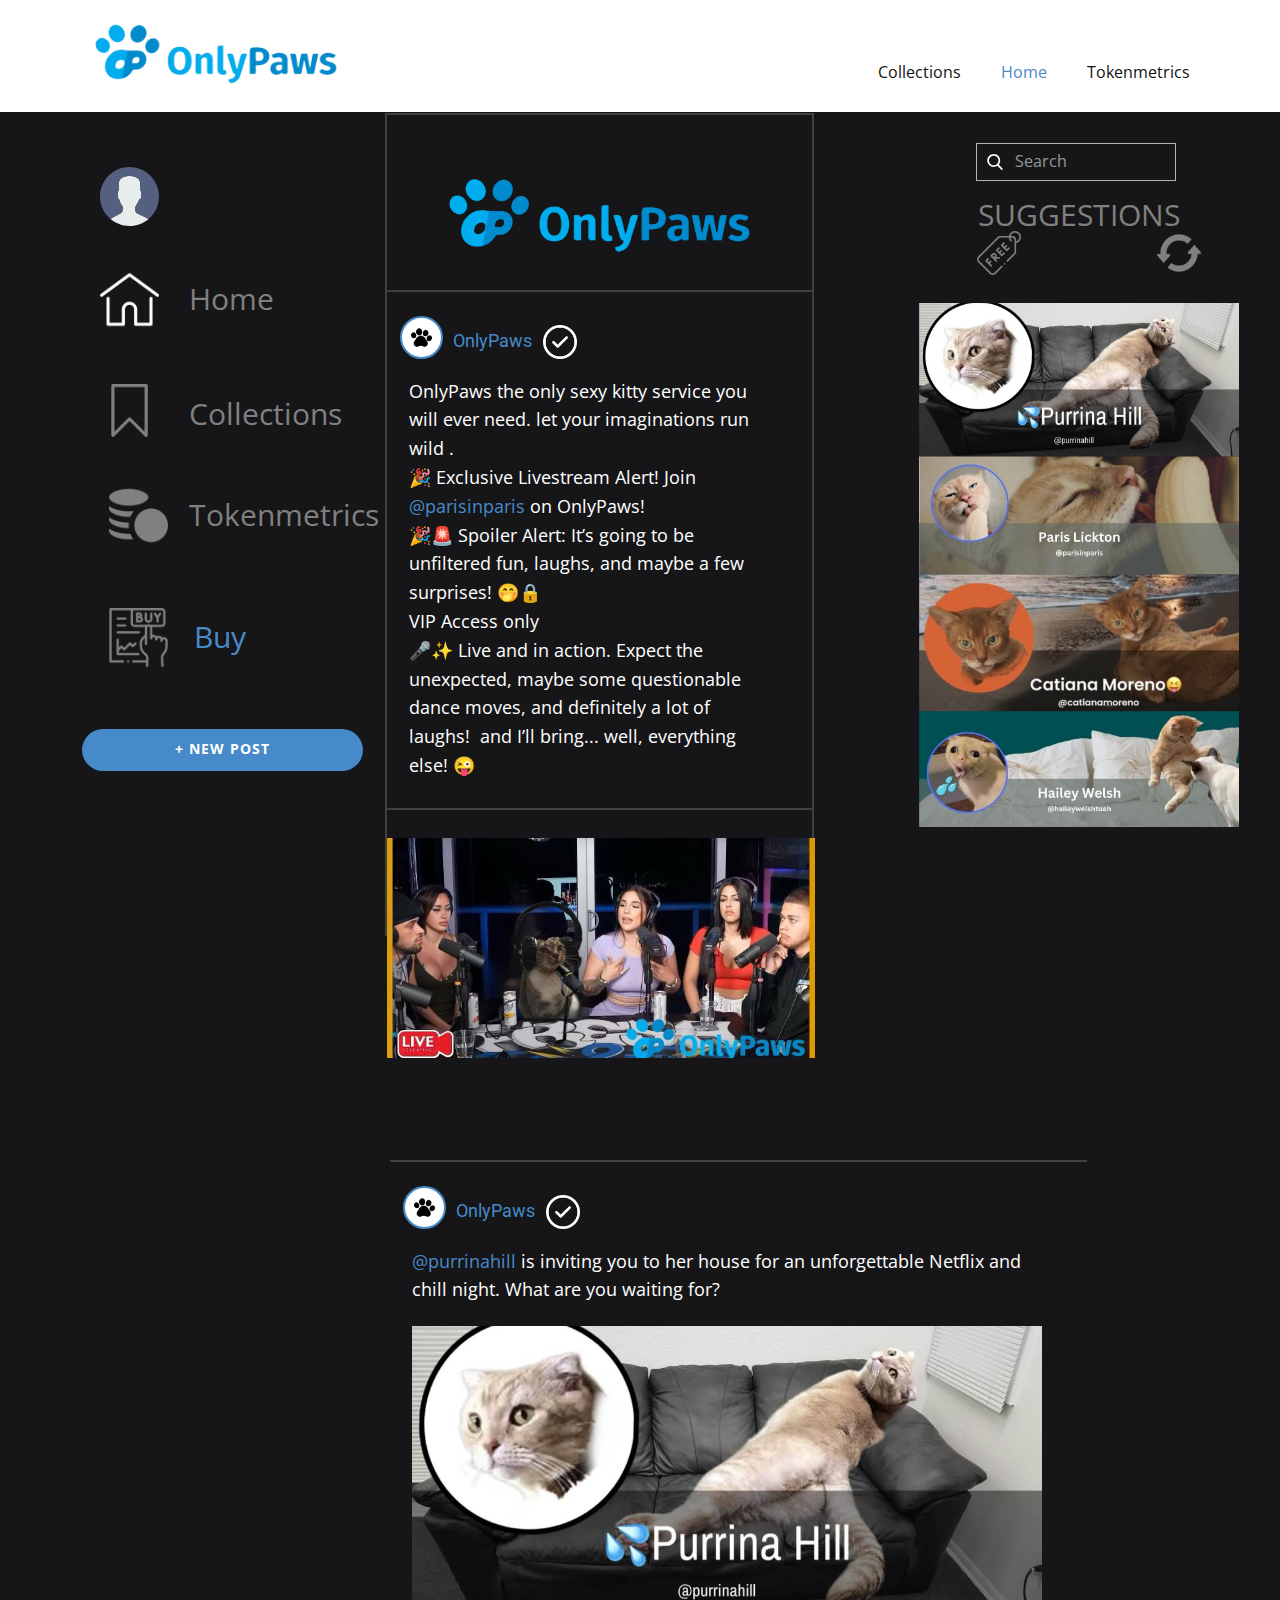
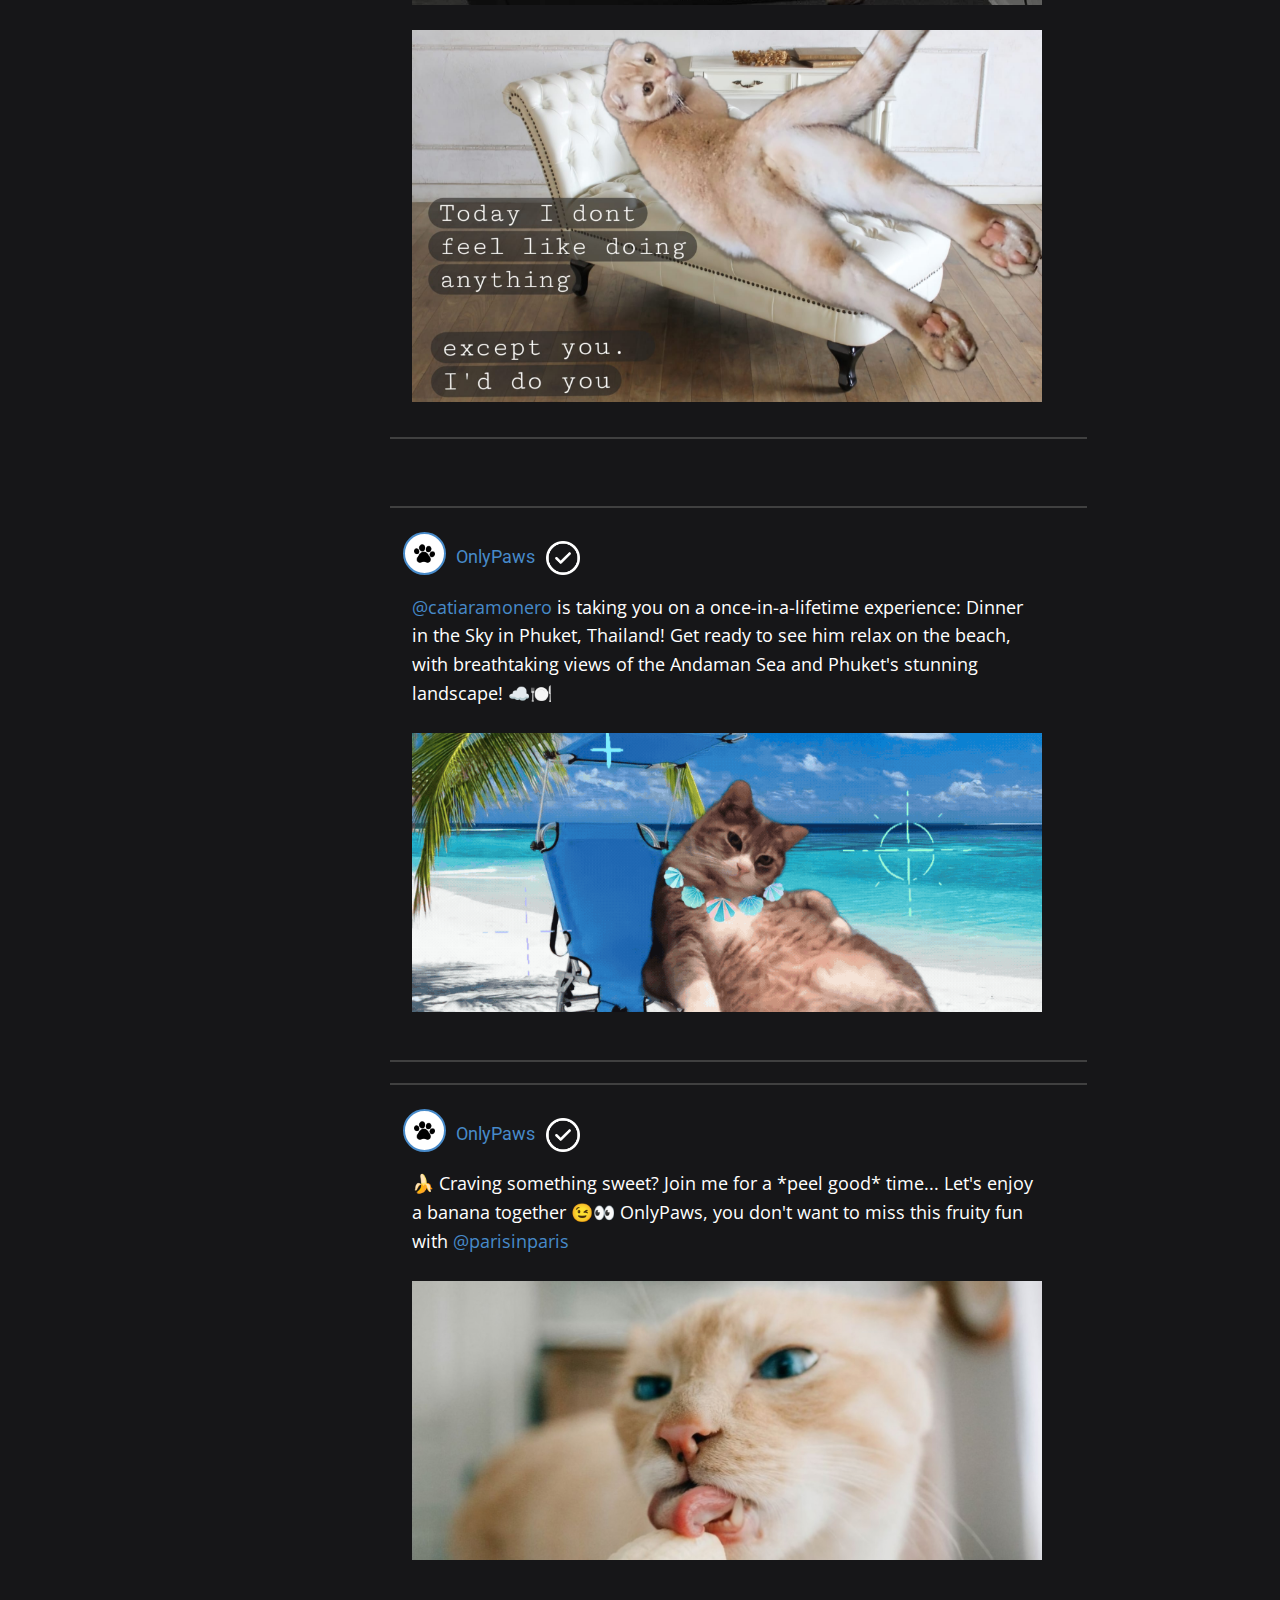
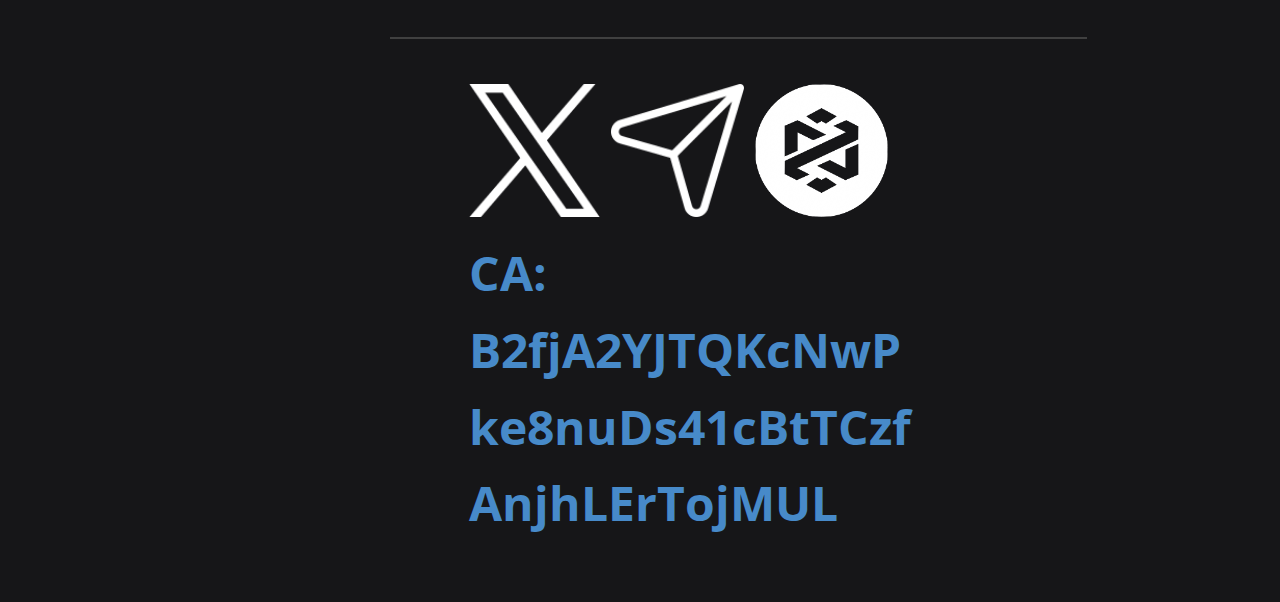
<file: index.html>
<!DOCTYPE html>
<html style="font-size: 16px;" lang="en"><head>
    <meta name="viewport" content="width=device-width, initial-scale=1.0">
    <meta charset="utf-8">
    <meta name="keywords" content="">
    <meta name="description" content="">
    <title>Home</title>
    <link rel="stylesheet" href="nicepage.css" media="screen">
<link rel="stylesheet" href="index.css" media="screen">
    <script class="u-script" type="text/javascript" src="jquery-1.9.1.min.js" defer=""></script>
    <script class="u-script" type="text/javascript" src="nicepage.js" defer=""></script>
    <meta name="generator" content="Nicepage 6.15.2, nicepage.com">
    <link id="u-theme-google-font" rel="stylesheet" href="https://fonts.googleapis.com/css?family=Roboto:100,100i,300,300i,400,400i,500,500i,700,700i,900,900i|Open+Sans:300,300i,400,400i,500,500i,600,600i,700,700i,800,800i">
    
    
    
    
    
    <script type="application/ld+json">{
		"@context": "http://schema.org",
		"@type": "Organization",
		"name": "WebSite6311536",
		"url": "/",
		"logo": "images/onlyPaws_logo-removebg-preview.png",
		"sameAs": [
				"https://x.com/onlypawsonsol?s=21&t=MEDeo_YYB2er8ExbbBnjVw",
				"https://t.me/+jngkfpq1AIE5NmI1",
				"https://www.dextools.io/app/en/solana/pair-explorer/B2fjA2YJTQKcNwPke8nuDs41cBtTCzfAnjhLErTojMUL?t=1723770467964"
		]
}</script>
    <meta name="theme-color" content="#478ac9">
    <meta property="og:title" content="Home">
    <meta property="og:description" content="">
    <meta property="og:type" content="website">
    <link rel="canonical" href="/">
  <meta data-intl-tel-input-cdn-path="intlTelInput/"></head>
  <body data-home-page="https://website6311536-1.nicepage.io/Home.html?version=a2110d61-1dc5-4e76-3eff-d12eb4054414" data-home-page-title="Home" data-path-to-root="./" data-include-products="false" class="u-body u-xl-mode" data-lang="en"><header class="u-clearfix u-header u-header" id="sec-b5d4"><div class="u-clearfix u-sheet u-sheet-1">
        <a href="#" class="u-image u-logo u-image-1" data-image-width="712" data-image-height="350">
          <img src="images/onlyPaws_logo-removebg-preview.png" class="u-logo-image u-logo-image-1">
        </a>
        <nav class="u-menu u-menu-one-level u-offcanvas u-menu-1">
          <div class="menu-collapse" style="font-size: 1rem; letter-spacing: 0px;">
            <a class="u-button-style u-custom-left-right-menu-spacing u-custom-padding-bottom u-custom-top-bottom-menu-spacing u-nav-link u-text-active-palette-1-base u-text-hover-palette-2-base" href="#">
              <svg class="u-svg-link" viewBox="0 0 24 24"><use xlink:href="#menu-hamburger"></use></svg>
              <svg class="u-svg-content" version="1.1" id="menu-hamburger" viewBox="0 0 16 16" x="0px" y="0px" xmlns:xlink="http://www.w3.org/1999/xlink" xmlns="http://www.w3.org/2000/svg"><g><rect y="1" width="16" height="2"></rect><rect y="7" width="16" height="2"></rect><rect y="13" width="16" height="2"></rect>
</g></svg>
            </a>
          </div>
          <div class="u-custom-menu u-nav-container">
            <ul class="u-nav u-unstyled u-nav-1"><li class="u-nav-item"><a class="u-button-style u-nav-link u-text-active-palette-1-base u-text-hover-palette-2-base" href="Collection.html" style="padding: 10px 20px;">Collections</a>
</li><li class="u-nav-item"><a class="u-button-style u-nav-link u-text-active-palette-1-base u-text-hover-palette-2-base" href="./" style="padding: 10px 20px;">Home</a>
</li><li class="u-nav-item"><a class="u-button-style u-nav-link u-text-active-palette-1-base u-text-hover-palette-2-base" href="Tokenmetrics.html" style="padding: 10px 20px;">Tokenmetrics</a>
</li></ul>
          </div>
          <div class="u-custom-menu u-nav-container-collapse">
            <div class="u-black u-container-style u-inner-container-layout u-opacity u-opacity-95 u-sidenav">
              <div class="u-inner-container-layout u-sidenav-overflow">
                <div class="u-menu-close"></div>
                <ul class="u-align-center u-nav u-popupmenu-items u-unstyled u-nav-2"><li class="u-nav-item"><a class="u-button-style u-nav-link" href="Collection.html">Collections</a>
</li><li class="u-nav-item"><a class="u-button-style u-nav-link" href="./">Home</a>
</li><li class="u-nav-item"><a class="u-button-style u-nav-link" href="Tokenmetrics.html">Tokenmetrics</a>
</li></ul>
              </div>
            </div>
            <div class="u-black u-menu-overlay u-opacity u-opacity-70"></div>
          </div>
        </nav>
      </div></header>
    <section class="u-clearfix u-custom-color-1 u-hidden-md u-hidden-sm u-section-1" id="sec-0b6a">
      
      
      
      
      
      
      
      <div class="u-clearfix u-sheet u-sheet-1">
        <div class="u-container-style u-custom-color-1 u-group u-group-1">
          <div class="u-container-layout u-container-layout-1">
            <div class="custom-expanded u-container-style u-custom-color-6 u-expanded-width-lg u-expanded-width-md u-expanded-width-sm u-expanded-width-xl u-group u-group-2">
              <div class="u-container-layout u-container-layout-2"><span class="u-icon u-icon-1"><svg class="u-svg-link" preserveAspectRatio="xMidYMin slice" viewBox="0 0 53 53" style=""><use xlink:href="#svg-90c6"></use></svg><svg xmlns="http://www.w3.org/2000/svg" xmlns:xlink="http://www.w3.org/1999/xlink" version="1.1" xml:space="preserve" class="u-svg-content" viewBox="0 0 53 53" x="0px" y="0px" id="svg-90c6" style="enable-background:new 0 0 53 53;"><path style="fill:#E7ECED;" d="M18.613,41.552l-7.907,4.313c-0.464,0.253-0.881,0.564-1.269,0.903C14.047,50.655,19.998,53,26.5,53
	c6.454,0,12.367-2.31,16.964-6.144c-0.424-0.358-0.884-0.68-1.394-0.934l-8.467-4.233c-1.094-0.547-1.785-1.665-1.785-2.888v-3.322
	c0.238-0.271,0.51-0.619,0.801-1.03c1.154-1.63,2.027-3.423,2.632-5.304c1.086-0.335,1.886-1.338,1.886-2.53v-3.546
	c0-0.78-0.347-1.477-0.886-1.965v-5.126c0,0,1.053-7.977-9.75-7.977s-9.75,7.977-9.75,7.977v5.126
	c-0.54,0.488-0.886,1.185-0.886,1.965v3.546c0,0.934,0.491,1.756,1.226,2.231c0.886,3.857,3.206,6.633,3.206,6.633v3.24
	C20.296,39.899,19.65,40.986,18.613,41.552z"></path><g><path style="fill:#556080;" d="M26.953,0.004C12.32-0.246,0.254,11.414,0.004,26.047C-0.138,34.344,3.56,41.801,9.448,46.76
		c0.385-0.336,0.798-0.644,1.257-0.894l7.907-4.313c1.037-0.566,1.683-1.653,1.683-2.835v-3.24c0,0-2.321-2.776-3.206-6.633
		c-0.734-0.475-1.226-1.296-1.226-2.231v-3.546c0-0.78,0.347-1.477,0.886-1.965v-5.126c0,0-1.053-7.977,9.75-7.977
		s9.75,7.977,9.75,7.977v5.126c0.54,0.488,0.886,1.185,0.886,1.965v3.546c0,1.192-0.8,2.195-1.886,2.53
		c-0.605,1.881-1.478,3.674-2.632,5.304c-0.291,0.411-0.563,0.759-0.801,1.03V38.8c0,1.223,0.691,2.342,1.785,2.888l8.467,4.233
		c0.508,0.254,0.967,0.575,1.39,0.932c5.71-4.762,9.399-11.882,9.536-19.9C53.246,12.32,41.587,0.254,26.953,0.004z"></path>
</g></svg></span>
              </div>
            </div>
            <div class="u-container-style u-custom-color-6 u-expanded-width u-group u-hidden-xs u-group-3">
              <div class="u-container-layout u-container-layout-3"><span class="u-file-icon u-hover-feature u-icon u-text-white u-icon-2"><img src="images/263115-35c8bb14.png" alt=""></span>
                <p class="u-text u-text-default u-text-1">
                  <a class="u-active-none u-border-none u-btn u-button-link u-button-style u-hover-none u-none u-text-grey-50 u-text-hover-palette-1-light-1 u-btn-1" href="./">Home</a>
                </p>
              </div>
            </div>
            <div class="u-container-style u-custom-color-1 u-expanded-width u-group u-hidden-xs u-group-4" data-href="#">
              <div class="u-container-layout u-container-layout-4">
                <p class="u-hover-feature u-text u-text-default u-text-grey-50 u-text-2">
                  <a class="u-active-none u-border-none u-btn u-button-link u-button-style u-hover-none u-none u-text-grey-50 u-text-hover-palette-1-light-1 u-btn-2" href="Collection.html"> Collections&nbsp;</a>
                </p><span class="u-file-icon u-hover-feature u-icon u-text-grey-50 u-icon-3"><img src="images/786251-d2190933.png" alt=""></span>
              </div>
            </div>
            <div class="custom-expanded u-container-style u-custom-color-1 u-expanded-width-lg u-expanded-width-md u-expanded-width-sm u-expanded-width-xl u-group u-group-5" data-href="#">
              <div class="u-container-layout u-container-layout-5"><span class="u-file-icon u-hover-feature u-icon u-text-grey-50 u-icon-4"><img src="images/154221-e5eda80c.png" alt=""></span>
                <p class="u-hover-feature u-text u-text-default u-text-grey-50 u-text-3">
                  <a class="u-active-none u-border-none u-btn u-button-link u-button-style u-hover-none u-none u-text-grey-50 u-text-hover-palette-1-light-1 u-btn-3" href="Tokenmetrics.html"> Tokenmetrics</a>
                </p>
              </div>
            </div>
            <div class="custom-expanded u-container-style u-custom-color-6 u-expanded-width-lg u-expanded-width-md u-expanded-width-sm u-expanded-width-xl u-group u-group-6">
              <div class="u-container-layout u-container-layout-6"><span class="u-file-icon u-hover-feature u-icon u-text-grey-50 u-icon-5" data-href="#"><img src="images/9307364-7f377910.png" alt=""></span>
                <p class="u-hover-feature u-text u-text-default u-text-grey-50 u-text-4">
                  <a class="u-active-none u-border-none u-btn u-button-link u-button-style u-hover-none u-none u-text-palette-1-base u-btn-4" href="https://www.dextools.io/app/en/solana/pair-explorer/B2fjA2YJTQKcNwPke8nuDs41cBtTCzfAnjhLErTojMUL?t=1723771054223">Buy</a>
                </p>
              </div>
            </div>
            <a href="#" class="u-btn u-btn-round u-button-style u-hidden-xs u-hover-palette-1-light-1 u-palette-1-base u-radius u-btn-5">+ NEW POST </a>
          </div>
        </div>
        <div class="u-container-style u-custom-color-1 u-group u-group-7">
          <div class="u-container-layout u-container-layout-7">
            <div class="u-container-style u-custom-color-6 u-expanded-width u-group u-group-8">
              <div class="u-container-layout u-container-layout-8">
                <form action="#" method="get" class="u-border-1 u-border-grey-30 u-custom-color-6 u-search u-search-left u-search-1">
                  <button class="u-search-button" type="submit">
                    <span class="u-search-icon u-spacing-10">
                      <svg class="u-svg-link" preserveAspectRatio="xMidYMin slice" viewBox="0 0 56.966 56.966"><use xlink:href="#svg-b049"></use></svg>
                      <svg xmlns="http://www.w3.org/2000/svg" xmlns:xlink="http://www.w3.org/1999/xlink" version="1.1" id="svg-b049" x="0px" y="0px" viewBox="0 0 56.966 56.966" style="enable-background:new 0 0 56.966 56.966;" xml:space="preserve" class="u-svg-content"><path d="M55.146,51.887L41.588,37.786c3.486-4.144,5.396-9.358,5.396-14.786c0-12.682-10.318-23-23-23s-23,10.318-23,23  s10.318,23,23,23c4.761,0,9.298-1.436,13.177-4.162l13.661,14.208c0.571,0.593,1.339,0.92,2.162,0.92  c0.779,0,1.518-0.297,2.079-0.837C56.255,54.982,56.293,53.08,55.146,51.887z M23.984,6c9.374,0,17,7.626,17,17s-7.626,17-17,17  s-17-7.626-17-17S14.61,6,23.984,6z"></path></svg>
                    </span>
                  </button>
                  <input class="u-search-input" type="search" name="search" value="" placeholder="Search">
                </form>
              </div>
            </div>
            <div class="u-container-style u-custom-color-1 u-expanded-width u-group u-hidden-xs u-group-9">
              <div class="u-container-layout u-container-layout-9">
                <p class="u-text u-text-default u-text-grey-50 u-text-5">SU​GGESTIO​NS </p><span class="u-file-icon u-icon u-text-grey-50 u-icon-6"><img src="images/3706340-981f72d7.png" alt=""></span><span class="u-file-icon u-icon u-text-grey-50 u-icon-7"><img src="images/2546743-99a9873b.png" alt=""></span>
              </div>
            </div>
          </div>
        </div>
        <img class="u-hidden-xs u-image u-image-default u-image-1" src="images/image7.png" alt="" data-image-width="499" data-image-height="830">
        <div class="u-border-2 u-border-grey-75 u-border-no-bottom u-container-style u-custom-color-1 u-expanded-width-xs u-group u-group-10">
          <div class="u-container-layout u-container-layout-10">
            <img class="u-expanded-width u-hidden-xs u-image u-image-default u-image-2" src="images/IMG_2179.png" alt="" data-image-width="1280" data-image-height="720">
            <div class="u-border-2 u-border-grey-75 u-border-no-left u-border-no-right u-container-style u-custom-color-1 u-expanded-width u-group u-group-11">
              <div class="u-container-layout u-container-layout-11"><span class="u-file-icon u-icon u-text-white u-icon-8"><img src="images/1442912-686f7c3c.png" alt=""></span><span class="u-border-2 u-border-palette-1-base u-file-icon u-icon u-icon-circle u-white u-icon-9"><img src="images/1076928-a5096dba.png" alt=""></span>
                <h6 class="u-text u-text-default u-text-palette-1-base u-text-6">OnlyPaws</h6>
                <p class="u-text u-text-7">OnlyPaws the only sexy kitty service you will ever need. let your imaginations run wild .&nbsp;<br>🎉 Exclusive Livestream Alert! Join <span class="u-text-custom-color-2">@parisinparis</span> on OnlyPaws!&nbsp;<br>🎉🚨 Spoiler Alert: It’s going to be unfiltered fun, laughs, and maybe a few surprises! 🤭🔒&nbsp;<br>VIP Access only<br>🎤✨ Live and in action. Expect the unexpected, maybe some questionable dance moves, and definitely a lot of laughs!&nbsp; and I’ll bring... well, everything else! 😜<br>
                </p>
              </div>
            </div>
          </div>
        </div>
        <img class="u-expanded-width-xs u-image u-image-default u-image-3" src="images/WhatsAppImage2024-08-15at10.43.25.jpeg" alt="" data-image-width="640" data-image-height="360">
      </div>
    </section>
    <section class="u-clearfix u-custom-color-1 u-hidden-md u-hidden-sm u-section-2" id="carousel_05ec">
      <div class="u-clearfix u-sheet u-valign-top-xs u-sheet-1">
        <div class="u-border-2 u-border-grey-75 u-border-no-left u-border-no-right u-container-style u-custom-color-1 u-expanded-width-xs u-group u-group-1">
          <div class="u-container-layout u-container-layout-1"><span class="u-file-icon u-icon u-text-white u-icon-1"><img src="images/1442912-686f7c3c.png" alt=""></span><span class="u-border-2 u-border-palette-1-base u-file-icon u-icon u-icon-circle u-white u-icon-2"><img src="images/1076928-a5096dba.png" alt=""></span>
            <h6 class="u-text u-text-default u-text-palette-1-base u-text-1">OnlyPaws</h6>
            <p class="u-text u-text-2">
              <span class="u-text-palette-1-base">@purrinahill </span>is inviting you to her house for an unforgettable Netflix and chill night. What are you waiting for?&nbsp;
            </p>
            <img class="u-expanded-width-xs u-image u-image-default u-image-1" src="images/image5.png" alt="" data-image-width="1024" data-image-height="570">
            <img class="u-expanded-width-xs u-image u-image-default u-image-2" src="images/WhatsAppImage2024-08-15at08.45.30.jpeg" alt="" data-image-width="1940" data-image-height="1200">
          </div>
        </div>
      </div>
    </section>
    <section class="u-clearfix u-custom-color-1 u-hidden-md u-hidden-sm u-section-3" id="carousel_14ba">
      <div class="u-clearfix u-sheet u-sheet-1">
        <div class="u-border-2 u-border-grey-75 u-border-no-left u-border-no-right u-container-style u-custom-color-1 u-expanded-width-xs u-group u-group-1">
          <div class="u-container-layout u-container-layout-1"><span class="u-file-icon u-icon u-text-white u-icon-1"><img src="images/1442912-686f7c3c.png" alt=""></span><span class="u-border-2 u-border-palette-1-base u-file-icon u-icon u-icon-circle u-white u-icon-2"><img src="images/1076928-a5096dba.png" alt=""></span>
            <h6 class="u-text u-text-default u-text-palette-1-base u-text-1">OnlyPaws</h6>
            <p class="u-text u-text-2">
              <span class="u-text-palette-1-base"></span>
              <span class="u-text-palette-1-base">@catiaramonero </span>is taking you on a once-in-a-lifetime experience: Dinner in the Sky in Phuket, Thailand! Get ready to see him relax on the beach, with breathtaking views of the Andaman Sea and Phuket's stunning landscape! ☁️🍽️
            </p>
            <img class="u-expanded-width-xs u-image u-image-default u-image-1" src="images/myonlyfans.gif" alt="" data-image-width="864" data-image-height="864">
            <div class="u-border-2 u-border-grey-75 u-border-no-left u-border-no-right u-container-style u-custom-color-1 u-expanded-width u-group u-group-2">
              <div class="u-container-layout u-container-layout-2"><span class="u-file-icon u-icon u-text-white u-icon-3"><img src="images/1442912-686f7c3c.png" alt=""></span><span class="u-border-2 u-border-palette-1-base u-file-icon u-icon u-icon-circle u-white u-icon-4"><img src="images/1076928-a5096dba.png" alt=""></span>
                <h6 class="u-text u-text-default u-text-palette-1-base u-text-3">OnlyPaws</h6>
                <p class="u-text u-text-4">
                  <span class="u-text-palette-1-base"></span>🍌 Craving something sweet? Join me for a *peel good* time... Let's enjoy a banana together 😉👀 OnlyPaws, you don't want to miss this fruity fun with <span class="u-text-custom-color-2">@parisinparis</span>&nbsp;
                </p>
                <img class="u-image u-image-default u-image-2" src="images/z5675158252194_4689e64d93555ff1fdf9b0d8c6e83a33.jpg" alt="" data-image-width="1570" data-image-height="1043">
              </div>
            </div>
          </div>
        </div>
      </div>
    </section>
    
    
    
    <footer class="u-clearfix u-custom-color-1 u-footer" id="sec-a3ad"><div class="u-clearfix u-sheet u-sheet-1">
        <div class="u-align-left u-social-icons u-spacing-10 u-social-icons-1">
          <a class="u-social-url" title="Twitter" target="_blank" href="https://x.com/onlypawsonsol?s=21&amp;t=MEDeo_YYB2er8ExbbBnjVw"><span class="u-file-icon u-icon u-social-icon u-social-twitter u-text-white u-icon-1"><img src="images/11823292-1f06c139.png" alt=""></span>
          </a>
          <a class="u-social-url" title="Telegram" target="_blank" href="https://t.me/+jngkfpq1AIE5NmI1"><span class="u-file-icon u-icon u-social-icon u-social-instagram u-text-white u-icon-2"><img src="images/2099085-0352c9cd.png" alt=""></span>
          </a>
          <a class="u-social-url" target="_blank" data-type="Email" title="Dex" href="https://www.dextools.io/app/en/solana/pair-explorer/B2fjA2YJTQKcNwPke8nuDs41cBtTCzfAnjhLErTojMUL?t=1723771406580"><span class="u-file-icon u-icon u-social-email u-social-icon u-text-white u-icon-3"><img src="images/images-removebg-preview-bab5ddd3.png" alt=""></span>
          </a>
        </div>
        <p class="u-text u-text-1">
          <a class="u-active-none u-border-none u-btn u-button-link u-button-style u-hover-none u-none u-text-palette-1-base u-btn-1" href="https://www.dextools.io/app/en/solana/pair-explorer/B2fjA2YJTQKcNwPke8nuDs41cBtTCzfAnjhLErTojMUL?t=1723770467964">CA: B2fjA2YJTQKcNwPke8nuDs41cBtTCzfAnjhLErTojMUL </a>
        </p>
      </div></footer>
    
  
</body></html>
</file>
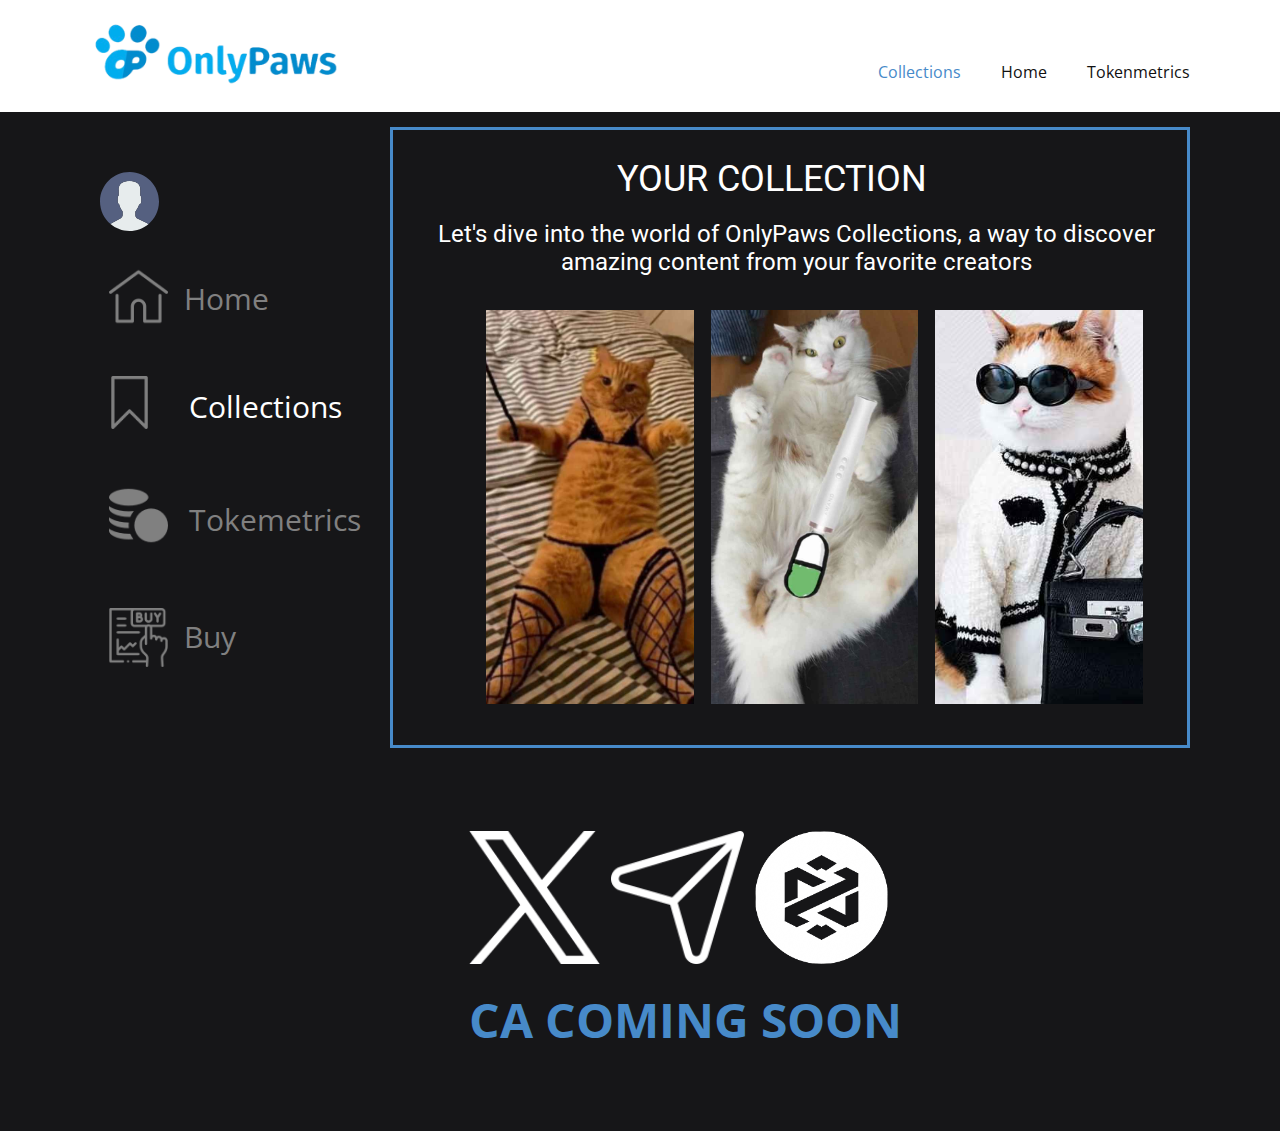
<file: Collection.html>
<!DOCTYPE html>
<html style="font-size: 16px;" lang="en"><head>
    <meta name="viewport" content="width=device-width, initial-scale=1.0">
    <meta charset="utf-8">
    <meta name="keywords" content="">
    <meta name="description" content="">
    <title>Collection</title>
    <link rel="stylesheet" href="nicepage.css" media="screen">
<link rel="stylesheet" href="Collection.css" media="screen">
    <script class="u-script" type="text/javascript" src="jquery-1.9.1.min.js" defer=""></script>
    <script class="u-script" type="text/javascript" src="nicepage.js" defer=""></script>
    <meta name="generator" content="Nicepage 6.15.2, nicepage.com">
    <link id="u-theme-google-font" rel="stylesheet" href="https://fonts.googleapis.com/css?family=Roboto:100,100i,300,300i,400,400i,500,500i,700,700i,900,900i|Open+Sans:300,300i,400,400i,500,500i,600,600i,700,700i,800,800i">
    
    
    
    <script type="application/ld+json">{
		"@context": "http://schema.org",
		"@type": "Organization",
		"name": "WebSite6311536",
		"logo": "images/onlyPaws_logo-removebg-preview.png",
		"sameAs": [
				"https://x.com/onlypawsonsol?s=21&t=MEDeo_YYB2er8ExbbBnjVw",
				"https://t.me/+jngkfpq1AIE5NmI1",
				"https://t.me/+jngkfpq1AIE5NmI1"
		]
}</script>
    <meta name="theme-color" content="#478ac9">
    <meta property="og:title" content="Collection">
    <meta property="og:description" content="">
    <meta property="og:type" content="website">
  <meta data-intl-tel-input-cdn-path="intlTelInput/"></head>
  <body data-path-to-root="./" data-include-products="false" class="u-body u-xl-mode" data-lang="en"><header class="u-clearfix u-header u-header" id="sec-b5d4"><div class="u-clearfix u-sheet u-sheet-1">
        <a href="#" class="u-image u-logo u-image-1" data-image-width="712" data-image-height="350">
          <img src="images/onlyPaws_logo-removebg-preview.png" class="u-logo-image u-logo-image-1">
        </a>
        <nav class="u-menu u-menu-one-level u-offcanvas u-menu-1">
          <div class="menu-collapse" style="font-size: 1rem; letter-spacing: 0px;">
            <a class="u-button-style u-custom-left-right-menu-spacing u-custom-padding-bottom u-custom-top-bottom-menu-spacing u-nav-link u-text-active-palette-1-base u-text-hover-palette-2-base" href="#">
              <svg class="u-svg-link" viewBox="0 0 24 24"><use xlink:href="#menu-hamburger"></use></svg>
              <svg class="u-svg-content" version="1.1" id="menu-hamburger" viewBox="0 0 16 16" x="0px" y="0px" xmlns:xlink="http://www.w3.org/1999/xlink" xmlns="http://www.w3.org/2000/svg"><g><rect y="1" width="16" height="2"></rect><rect y="7" width="16" height="2"></rect><rect y="13" width="16" height="2"></rect>
</g></svg>
            </a>
          </div>
          <div class="u-custom-menu u-nav-container">
            <ul class="u-nav u-unstyled u-nav-1"><li class="u-nav-item"><a class="u-button-style u-nav-link u-text-active-palette-1-base u-text-hover-palette-2-base" href="Collection.html" style="padding: 10px 20px;">Collections</a>
</li><li class="u-nav-item"><a class="u-button-style u-nav-link u-text-active-palette-1-base u-text-hover-palette-2-base" href="./" style="padding: 10px 20px;">Home</a>
</li><li class="u-nav-item"><a class="u-button-style u-nav-link u-text-active-palette-1-base u-text-hover-palette-2-base" href="Tokenmetrics.html" style="padding: 10px 20px;">Tokenmetrics</a>
</li></ul>
          </div>
          <div class="u-custom-menu u-nav-container-collapse">
            <div class="u-black u-container-style u-inner-container-layout u-opacity u-opacity-95 u-sidenav">
              <div class="u-inner-container-layout u-sidenav-overflow">
                <div class="u-menu-close"></div>
                <ul class="u-align-center u-nav u-popupmenu-items u-unstyled u-nav-2"><li class="u-nav-item"><a class="u-button-style u-nav-link" href="Collection.html">Collections</a>
</li><li class="u-nav-item"><a class="u-button-style u-nav-link" href="./">Home</a>
</li><li class="u-nav-item"><a class="u-button-style u-nav-link" href="Tokenmetrics.html">Tokenmetrics</a>
</li></ul>
              </div>
            </div>
            <div class="u-black u-menu-overlay u-opacity u-opacity-70"></div>
          </div>
        </nav>
      </div></header>
    <section class="u-clearfix u-custom-color-1 u-hidden-md u-hidden-sm u-section-1" id="sec-c109">
      
      
      
      
      
      
      <div class="u-clearfix u-sheet u-sheet-1">
        <nav class="u-hidden-xl u-hidden-xs u-menu u-menu-one-level u-offcanvas u-menu-1">
          <div class="menu-collapse">
            <a class="u-button-style u-nav-link" href="#" style="padding: 17px 39px; font-size: calc(1em + 33px);">
              <svg class="u-svg-link" viewBox="0 0 24 24"><use xlink:href="#svg-294e"></use></svg>
              <svg class="u-svg-content" version="1.1" id="svg-294e" viewBox="0 0 16 16" x="0px" y="0px" xmlns:xlink="http://www.w3.org/1999/xlink" xmlns="http://www.w3.org/2000/svg"><g><rect y="1" width="16" height="2"></rect><rect y="7" width="16" height="2"></rect><rect y="13" width="16" height="2"></rect>
</g></svg>
            </a>
          </div>
          <div class="u-custom-menu u-nav-container">
            <ul class="u-nav u-unstyled"><li class="u-nav-item"><a class="u-button-style u-nav-link" href="Home.html">Home</a>
</li><li class="u-nav-item"><a class="u-button-style u-nav-link" href="Collections.html">Collections</a>
</li><li class="u-nav-item"><a class="u-button-style u-nav-link" href="tokenomics.html" style="padding-right: 1px;">tokenomics</a>
</li></ul>
          </div>
          <div class="u-custom-menu u-nav-container-collapse">
            <div class="u-black u-container-style u-inner-container-layout u-opacity u-opacity-95 u-sidenav">
              <div class="u-inner-container-layout u-sidenav-overflow">
                <div class="u-menu-close"></div>
                <ul class="u-align-center u-nav u-popupmenu-items u-unstyled u-nav-2"><li class="u-nav-item"><a class="u-button-style u-nav-link" href="Home.html">Home</a>
</li><li class="u-nav-item"><a class="u-button-style u-nav-link" href="Collections.html">Collections</a>
</li><li class="u-nav-item"><a class="u-button-style u-nav-link" href="tokenomics.html">tokenomics</a>
</li></ul>
              </div>
            </div>
            <div class="u-black u-menu-overlay u-opacity u-opacity-70"></div>
          </div>
        </nav>
        <div class="u-container-style u-custom-color-1 u-group u-group-1">
          <div class="u-container-layout u-container-layout-1">
            <div class="u-container-style u-custom-color-6 u-expanded-width u-group u-hidden-xs u-group-2">
              <div class="u-container-layout u-container-layout-2"><span class="u-icon u-icon-1"><svg class="u-svg-link" preserveAspectRatio="xMidYMin slice" viewBox="0 0 53 53" style=""><use xlink:href="#svg-3ad1"></use></svg><svg xmlns="http://www.w3.org/2000/svg" xmlns:xlink="http://www.w3.org/1999/xlink" version="1.1" xml:space="preserve" class="u-svg-content" viewBox="0 0 53 53" x="0px" y="0px" id="svg-3ad1" style="enable-background:new 0 0 53 53;"><path style="fill:#E7ECED;" d="M18.613,41.552l-7.907,4.313c-0.464,0.253-0.881,0.564-1.269,0.903C14.047,50.655,19.998,53,26.5,53
	c6.454,0,12.367-2.31,16.964-6.144c-0.424-0.358-0.884-0.68-1.394-0.934l-8.467-4.233c-1.094-0.547-1.785-1.665-1.785-2.888v-3.322
	c0.238-0.271,0.51-0.619,0.801-1.03c1.154-1.63,2.027-3.423,2.632-5.304c1.086-0.335,1.886-1.338,1.886-2.53v-3.546
	c0-0.78-0.347-1.477-0.886-1.965v-5.126c0,0,1.053-7.977-9.75-7.977s-9.75,7.977-9.75,7.977v5.126
	c-0.54,0.488-0.886,1.185-0.886,1.965v3.546c0,0.934,0.491,1.756,1.226,2.231c0.886,3.857,3.206,6.633,3.206,6.633v3.24
	C20.296,39.899,19.65,40.986,18.613,41.552z"></path><g><path style="fill:#556080;" d="M26.953,0.004C12.32-0.246,0.254,11.414,0.004,26.047C-0.138,34.344,3.56,41.801,9.448,46.76
		c0.385-0.336,0.798-0.644,1.257-0.894l7.907-4.313c1.037-0.566,1.683-1.653,1.683-2.835v-3.24c0,0-2.321-2.776-3.206-6.633
		c-0.734-0.475-1.226-1.296-1.226-2.231v-3.546c0-0.78,0.347-1.477,0.886-1.965v-5.126c0,0-1.053-7.977,9.75-7.977
		s9.75,7.977,9.75,7.977v5.126c0.54,0.488,0.886,1.185,0.886,1.965v3.546c0,1.192-0.8,2.195-1.886,2.53
		c-0.605,1.881-1.478,3.674-2.632,5.304c-0.291,0.411-0.563,0.759-0.801,1.03V38.8c0,1.223,0.691,2.342,1.785,2.888l8.467,4.233
		c0.508,0.254,0.967,0.575,1.39,0.932c5.71-4.762,9.399-11.882,9.536-19.9C53.246,12.32,41.587,0.254,26.953,0.004z"></path>
</g></svg></span>
              </div>
            </div>
            <div class="custom-expanded u-container-style u-custom-color-6 u-group u-hidden-xs u-group-3">
              <div class="u-container-layout u-container-layout-3"><span class="u-file-icon u-hover-feature u-icon u-text-grey-50 u-icon-2"><img src="images/263115-6d918cb2.png" alt=""></span>
                <p class="u-text u-text-default u-text-grey-50 u-text-1">
                  <a class="u-active-none u-border-none u-btn u-button-link u-button-style u-hover-none u-none u-text-grey-50 u-text-hover-palette-1-base u-btn-1" data-href="./" href="./">Home</a>
                </p>
              </div>
            </div>
            <div class="u-container-style u-custom-color-1 u-expanded-width u-group u-hidden-xs u-group-4" data-href="#">
              <div class="u-container-layout u-container-layout-4">
                <p class="u-text u-text-default u-text-white u-text-2"> Collections&nbsp;</p><span class="u-file-icon u-hidden-xs u-hover-feature u-icon u-text-grey-50 u-icon-3"><img src="images/786251-d2190933.png" alt=""></span>
              </div>
            </div>
            <div class="custom-expanded u-container-style u-custom-color-1 u-group u-group-5" data-href="#">
              <div class="u-container-layout u-container-layout-5">
                <p class="u-hover-feature u-text u-text-default u-text-grey-50 u-text-3">
                  <a class="u-active-none u-border-none u-btn u-button-link u-button-style u-hover-none u-none u-text-grey-50 u-text-hover-palette-1-light-1 u-btn-2" href="Tokenmetrics.html"> Tokemetrics</a>
                </p><span class="u-file-icon u-hover-feature u-icon u-text-grey-50 u-icon-4"><img src="images/154221-e5eda80c.png" alt=""></span>
              </div>
            </div>
            <div class="custom-expanded u-container-style u-custom-color-6 u-expanded-width-lg u-expanded-width-md u-expanded-width-sm u-expanded-width-xl u-group u-group-6">
              <div class="u-container-layout u-valign-bottom-xs u-container-layout-6"><span class="u-file-icon u-hover-feature u-icon u-text-grey-50 u-icon-5"><img src="images/9307364-7f377910.png" alt=""></span>
                <p class="u-hover-feature u-text u-text-default u-text-grey-50 u-text-4">Buy</p>
              </div>
            </div>
          </div>
        </div>
        <div class="u-align-center-xs u-border-3 u-border-palette-1-base u-container-style u-expanded-width-xs u-group u-group-7">
          <div class="u-container-layout u-container-layout-7">
            <h1 class="u-text u-text-default-lg u-text-default-md u-text-default-sm u-text-default-xl u-text-5">YOUR COLLECTION </h1>
            <h4 class="u-align-center-lg u-align-center-md u-align-center-sm u-align-center-xl u-text u-text-default u-text-6"> Let's dive into the world of OnlyPaws Collections, a way to discover amazing content from your favorite creators</h4>
            <div class="custom-expanded u-gallery u-layout-grid u-lightbox u-show-text-on-hover u-gallery-1">
              <div class="u-gallery-inner u-gallery-inner-1">
                <div class="u-effect-fade u-gallery-item">
                  <div class="u-back-slide" data-image-width="876" data-image-height="1017">
                    <img class="u-back-image u-expanded" src="images/CATCROP5.jpg">
                  </div>
                  <div class="u-over-slide u-shading u-over-slide-1"></div>
                </div>
                <div class="u-effect-fade u-gallery-item">
                  <div class="u-back-slide" data-image-width="950" data-image-height="1168">
                    <img class="u-back-image u-expanded" src="images/CATCROP2.jpg">
                  </div>
                  <div class="u-over-slide u-shading u-over-slide-2"></div>
                </div>
                <div class="u-effect-fade u-gallery-item">
                  <div class="u-back-slide" data-image-width="640" data-image-height="533">
                    <img class="u-back-image u-expanded" src="images/KITTIEPURSE.jpg">
                  </div>
                  <div class="u-over-slide u-shading u-over-slide-3"></div>
                </div>
              </div>
            </div>
          </div>
        </div>
      </div>
    </section>
    
    
    
    <footer class="u-clearfix u-custom-color-1 u-footer" id="sec-a3ad"><div class="u-clearfix u-sheet u-sheet-1">
        <div class="u-align-left u-social-icons u-spacing-10 u-social-icons-1">
          <a class="u-social-url" title="Twitter" target="_blank" href="https://x.com/onlypawsonsol?s=21&amp;t=MEDeo_YYB2er8ExbbBnjVw"><span class="u-file-icon u-icon u-social-icon u-social-twitter u-text-white u-icon-1"><img src="images/11823292-1f06c139.png" alt=""></span>
          </a>
          <a class="u-social-url" title="Telegram" target="_blank" href="https://t.me/+jngkfpq1AIE5NmI1"><span class="u-file-icon u-icon u-social-icon u-social-instagram u-text-white u-icon-2"><img src="images/2099085-0352c9cd.png" alt=""></span>
          </a>
          <a class="u-social-url" target="_blank" data-type="Email" title="Dex" href="https://t.me/+jngkfpq1AIE5NmI1"><span class="u-file-icon u-icon u-social-email u-social-icon u-text-white u-icon-3"><img src="images/images-removebg-preview-bab5ddd3.png" alt=""></span>
          </a>
        </div>
        <p class="u-text u-text-1">
          <a class="u-active-none u-border-none u-btn u-button-link u-button-style u-hover-none u-none u-text-palette-1-base u-btn-1" href="https://t.me/+jngkfpq1AIE5NmI1">CA COMING SOON </a>
        </p>
      </div></footer>
    
  
</body></html>
</file>
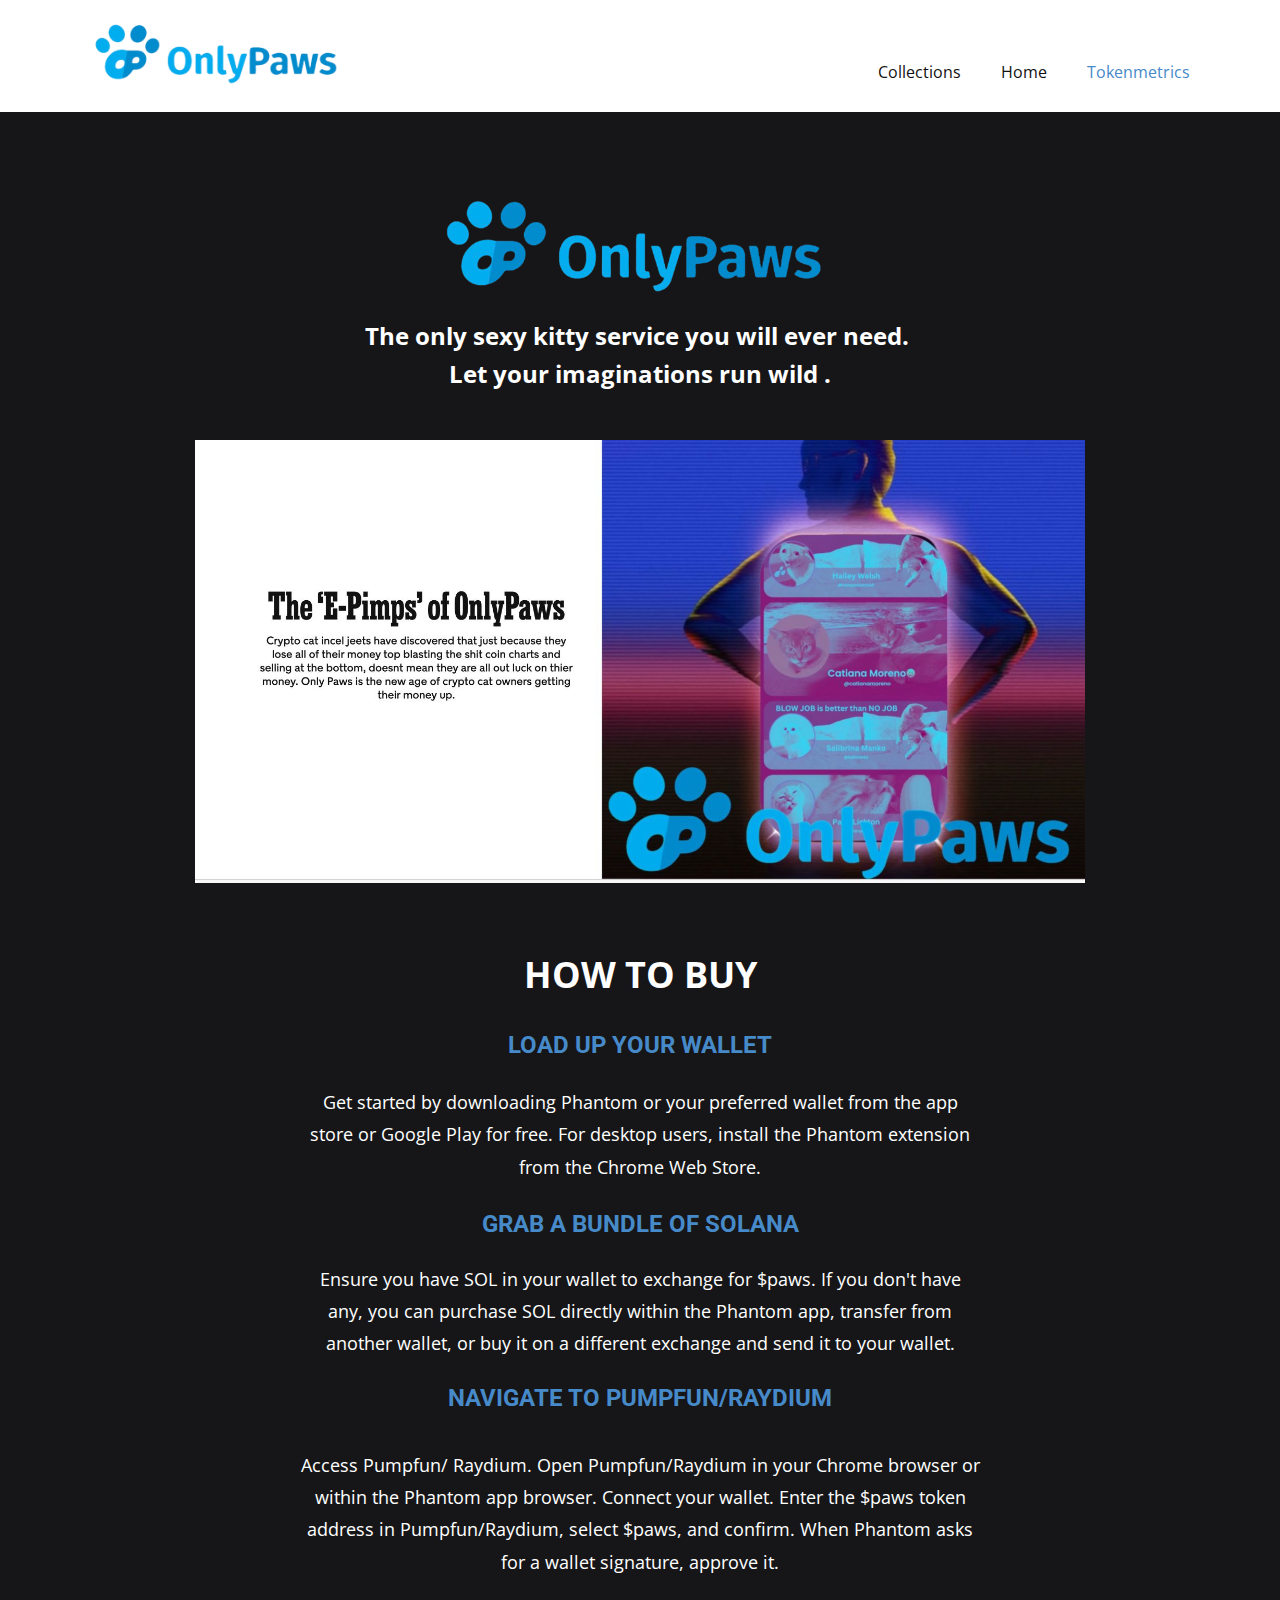
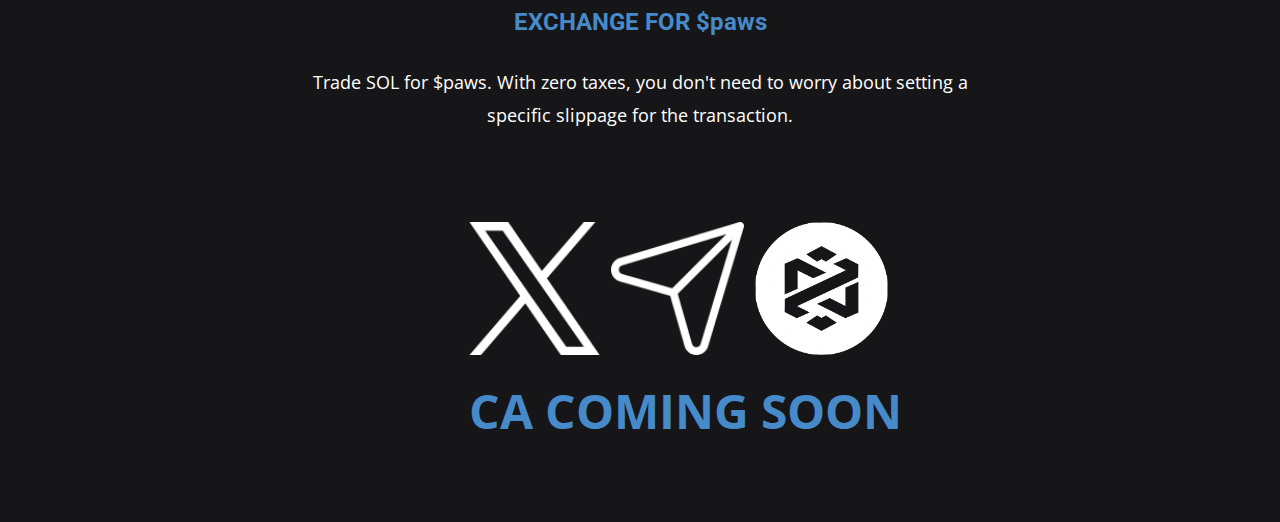
<file: Tokenmetrics.html>
<!DOCTYPE html>
<html style="font-size: 16px;" lang="en"><head>
    <meta name="viewport" content="width=device-width, initial-scale=1.0">
    <meta charset="utf-8">
    <meta name="keywords" content="​LOAD UP YOUR WALLET, ​GRAB A BUNDLE OF SOLANA, ​NAVIGATE TO PUMPFUN/RAYDIUM, ​EXCHANGE FOR $paws">
    <meta name="description" content="">
    <title>Tokenmetrics</title>
    <link rel="stylesheet" href="nicepage.css" media="screen">
<link rel="stylesheet" href="Tokenmetrics.css" media="screen">
    <script class="u-script" type="text/javascript" src="jquery-1.9.1.min.js" defer=""></script>
    <script class="u-script" type="text/javascript" src="nicepage.js" defer=""></script>
    <meta name="generator" content="Nicepage 6.15.2, nicepage.com">
    <link id="u-theme-google-font" rel="stylesheet" href="https://fonts.googleapis.com/css?family=Roboto:100,100i,300,300i,400,400i,500,500i,700,700i,900,900i|Open+Sans:300,300i,400,400i,500,500i,600,600i,700,700i,800,800i">
    
    
    
    
    <script type="application/ld+json">{
		"@context": "http://schema.org",
		"@type": "Organization",
		"name": "WebSite6311536",
		"logo": "images/onlyPaws_logo-removebg-preview.png",
		"sameAs": [
				"https://x.com/onlypawsonsol?s=21&t=MEDeo_YYB2er8ExbbBnjVw",
				"https://t.me/+jngkfpq1AIE5NmI1",
				"https://t.me/+jngkfpq1AIE5NmI1"
		]
}</script>
    <meta name="theme-color" content="#478ac9">
    <meta property="og:title" content="Tokenmetrics">
    <meta property="og:description" content="">
    <meta property="og:type" content="website">
  <meta data-intl-tel-input-cdn-path="intlTelInput/"></head>
  <body data-path-to-root="./" data-include-products="false" class="u-body u-xl-mode" data-lang="en"><header class="u-clearfix u-header u-header" id="sec-b5d4"><div class="u-clearfix u-sheet u-sheet-1">
        <a href="#" class="u-image u-logo u-image-1" data-image-width="712" data-image-height="350">
          <img src="images/onlyPaws_logo-removebg-preview.png" class="u-logo-image u-logo-image-1">
        </a>
        <nav class="u-menu u-menu-one-level u-offcanvas u-menu-1">
          <div class="menu-collapse" style="font-size: 1rem; letter-spacing: 0px;">
            <a class="u-button-style u-custom-left-right-menu-spacing u-custom-padding-bottom u-custom-top-bottom-menu-spacing u-nav-link u-text-active-palette-1-base u-text-hover-palette-2-base" href="#">
              <svg class="u-svg-link" viewBox="0 0 24 24"><use xlink:href="#menu-hamburger"></use></svg>
              <svg class="u-svg-content" version="1.1" id="menu-hamburger" viewBox="0 0 16 16" x="0px" y="0px" xmlns:xlink="http://www.w3.org/1999/xlink" xmlns="http://www.w3.org/2000/svg"><g><rect y="1" width="16" height="2"></rect><rect y="7" width="16" height="2"></rect><rect y="13" width="16" height="2"></rect>
</g></svg>
            </a>
          </div>
          <div class="u-custom-menu u-nav-container">
            <ul class="u-nav u-unstyled u-nav-1"><li class="u-nav-item"><a class="u-button-style u-nav-link u-text-active-palette-1-base u-text-hover-palette-2-base" href="Collection.html" style="padding: 10px 20px;">Collections</a>
</li><li class="u-nav-item"><a class="u-button-style u-nav-link u-text-active-palette-1-base u-text-hover-palette-2-base" href="./" style="padding: 10px 20px;">Home</a>
</li><li class="u-nav-item"><a class="u-button-style u-nav-link u-text-active-palette-1-base u-text-hover-palette-2-base" href="Tokenmetrics.html" style="padding: 10px 20px;">Tokenmetrics</a>
</li></ul>
          </div>
          <div class="u-custom-menu u-nav-container-collapse">
            <div class="u-black u-container-style u-inner-container-layout u-opacity u-opacity-95 u-sidenav">
              <div class="u-inner-container-layout u-sidenav-overflow">
                <div class="u-menu-close"></div>
                <ul class="u-align-center u-nav u-popupmenu-items u-unstyled u-nav-2"><li class="u-nav-item"><a class="u-button-style u-nav-link" href="Collection.html">Collections</a>
</li><li class="u-nav-item"><a class="u-button-style u-nav-link" href="./">Home</a>
</li><li class="u-nav-item"><a class="u-button-style u-nav-link" href="Tokenmetrics.html">Tokenmetrics</a>
</li></ul>
              </div>
            </div>
            <div class="u-black u-menu-overlay u-opacity u-opacity-70"></div>
          </div>
        </nav>
      </div></header>
    <section class="u-clearfix u-custom-color-1 u-hidden-md u-hidden-sm u-section-1" id="sec-3f78" data-animation-name="" data-animation-duration="0" data-animation-delay="0" data-animation-direction="">
      <div class="u-clearfix u-sheet u-sheet-1">
        <img class="u-expanded-width-xs u-image u-image-contain u-image-default u-image-1" src="images/onlyPaws_logo-removebg-preview.png" alt="" data-image-width="712" data-image-height="350">
        <p class="u-align-center u-text u-text-default-lg u-text-default-md u-text-default-sm u-text-default-xl u-text-1"> The only sexy kitty service you will ever need.&nbsp;<br>Let your imaginations run wild .<br>
        </p>
        <img class="u-image u-image-default u-image-2" src="images/WhatsAppImage2024-08-15at10.44.03.jpeg" alt="" data-image-width="1707" data-image-height="947">
      </div>
    </section>
    <section class="u-clearfix u-custom-color-1 u-hidden-md u-hidden-sm u-section-2" id="sec-5bc9" data-animation-name="" data-animation-duration="0" data-animation-delay="0" data-animation-direction="">
      <div class="u-clearfix u-sheet u-sheet-1">
        <p class="u-text u-text-default u-text-1">HOW TO BUY<br>
        </p>
        <h2 class="u-align-center u-text u-text-custom-color-2 u-text-default u-text-2"> LOAD UP YOUR WALLET</h2>
        <p class="u-align-center u-text u-text-3"> Get started by downloading Phantom or your preferred wallet from the app store or Google Play for free. For desktop users, install the Phantom extension from the Chrome Web Store.</p>
        <h2 class="u-align-center u-text u-text-custom-color-2 u-text-default u-text-4"> GRAB A BUNDLE OF SOLANA</h2>
        <p class="u-align-center u-text u-text-5"> Ensure you have SOL in your wallet to exchange for $paws. If you don't have any, you can purchase SOL directly within the Phantom app, transfer from another wallet, or buy it on a different exchange and send it to your wallet.<br>
          <br>
        </p>
        <h2 class="u-align-center u-text u-text-custom-color-2 u-text-default u-text-6"> NAVIGATE TO PUMPFUN/RAYDIUM</h2>
        <p class="u-align-center u-text u-text-7"> Access Pumpfun/ Raydium. Open Pumpfun/Raydium in your Chrome browser or within the Phantom app browser. Connect your wallet. Enter the $paws token address in Pumpfun/Raydium, select $paws, and confirm. When Phantom asks for a wallet signature, approve it.</p>
        <h2 class="u-align-center u-text u-text-custom-color-2 u-text-default u-text-8"> EXCHANGE FOR $paws</h2>
        <p class="u-align-center u-text u-text-9"> Trade SOL for $paws. With zero taxes, you don't need to worry about setting a specific slippage for the transaction.</p>
      </div>
    </section>
    
    
    
    <footer class="u-clearfix u-custom-color-1 u-footer" id="sec-a3ad"><div class="u-clearfix u-sheet u-sheet-1">
        <div class="u-align-left u-social-icons u-spacing-10 u-social-icons-1">
          <a class="u-social-url" title="Twitter" target="_blank" href="https://x.com/onlypawsonsol?s=21&amp;t=MEDeo_YYB2er8ExbbBnjVw"><span class="u-file-icon u-icon u-social-icon u-social-twitter u-text-white u-icon-1"><img src="images/11823292-1f06c139.png" alt=""></span>
          </a>
          <a class="u-social-url" title="Telegram" target="_blank" href="https://t.me/+jngkfpq1AIE5NmI1"><span class="u-file-icon u-icon u-social-icon u-social-instagram u-text-white u-icon-2"><img src="images/2099085-0352c9cd.png" alt=""></span>
          </a>
          <a class="u-social-url" target="_blank" data-type="Email" title="Dex" href="https://t.me/+jngkfpq1AIE5NmI1"><span class="u-file-icon u-icon u-social-email u-social-icon u-text-white u-icon-3"><img src="images/images-removebg-preview-bab5ddd3.png" alt=""></span>
          </a>
        </div>
        <p class="u-text u-text-1">
          <a class="u-active-none u-border-none u-btn u-button-link u-button-style u-hover-none u-none u-text-palette-1-base u-btn-1" href="https://t.me/+jngkfpq1AIE5NmI1">CA COMING SOON </a>
        </p>
      </div></footer>
    
  
</body></html>
</file>
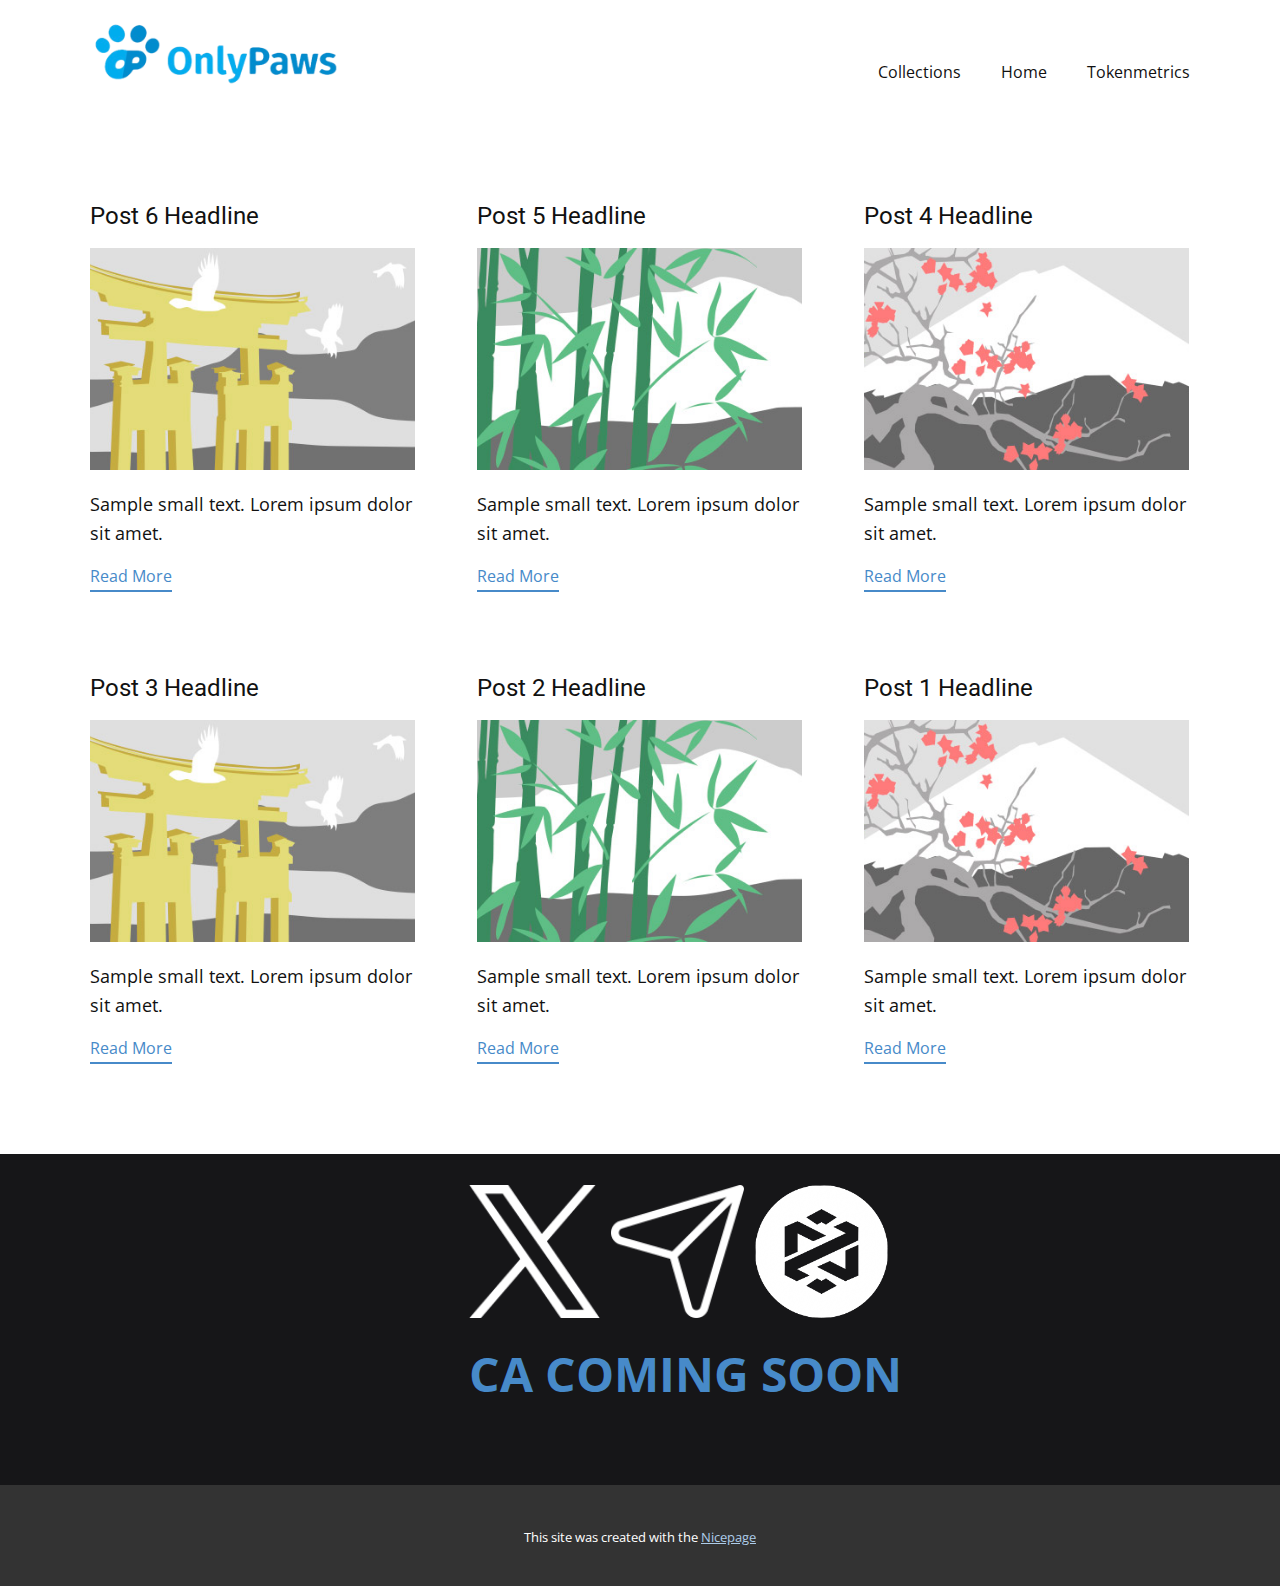
<file: blog/blog.html>
<!DOCTYPE html>
<html style="font-size: 16px;" lang="en"><head>
    <meta name="viewport" content="width=device-width, initial-scale=1.0">
    <meta charset="utf-8">
    <meta name="keywords" content="">
    <meta name="description" content="">
    <title>Blog</title>
    <link rel="stylesheet" href="../nicepage.css" media="screen">
<link rel="stylesheet" href="../Blog-Template.css" media="screen">
    <script class="u-script" type="text/javascript" src="../jquery-1.9.1.min.js" defer=""></script>
    <script class="u-script" type="text/javascript" src="../nicepage.js" defer=""></script>
    <meta name="generator" content="Nicepage 6.15.2, nicepage.com">
    <link id="u-theme-google-font" rel="stylesheet" href="https://fonts.googleapis.com/css?family=Roboto:100,100i,300,300i,400,400i,500,500i,700,700i,900,900i|Open+Sans:300,300i,400,400i,500,500i,600,600i,700,700i,800,800i">
    
    
    
    <script type="application/ld+json">{
		"@context": "http://schema.org",
		"@type": "Organization",
		"name": "WebSite6311536",
		"logo": "images/onlyPaws_logo-removebg-preview.png",
		"sameAs": [
				"https://x.com/onlypawsonsol?s=21&t=MEDeo_YYB2er8ExbbBnjVw",
				"https://t.me/+jngkfpq1AIE5NmI1",
				"https://t.me/+jngkfpq1AIE5NmI1"
		]
}</script>
    <meta name="theme-color" content="#478ac9">
  <meta data-intl-tel-input-cdn-path="intlTelInput/"></head>
  <body data-path-to-root="./" data-include-products="false" class="u-body u-xl-mode" data-lang="en"><header class="u-clearfix u-header u-header" id="sec-b5d4"><div class="u-clearfix u-sheet u-sheet-1">
        <a href="#" class="u-image u-logo u-image-1" data-image-width="712" data-image-height="350">
          <img src="../images/onlyPaws_logo-removebg-preview.png" class="u-logo-image u-logo-image-1">
        </a>
        <nav class="u-menu u-menu-one-level u-offcanvas u-menu-1">
          <div class="menu-collapse" style="font-size: 1rem; letter-spacing: 0px;">
            <a class="u-button-style u-custom-left-right-menu-spacing u-custom-padding-bottom u-custom-top-bottom-menu-spacing u-nav-link u-text-active-palette-1-base u-text-hover-palette-2-base" href="#">
              <svg class="u-svg-link" viewBox="0 0 24 24"><use xlink:href="#menu-hamburger"></use></svg>
              <svg class="u-svg-content" version="1.1" id="menu-hamburger" viewBox="0 0 16 16" x="0px" y="0px" xmlns:xlink="http://www.w3.org/1999/xlink" xmlns="http://www.w3.org/2000/svg"><g><rect y="1" width="16" height="2"></rect><rect y="7" width="16" height="2"></rect><rect y="13" width="16" height="2"></rect>
</g></svg>
            </a>
          </div>
          <div class="u-custom-menu u-nav-container">
            <ul class="u-nav u-unstyled u-nav-1"><li class="u-nav-item"><a class="u-button-style u-nav-link u-text-active-palette-1-base u-text-hover-palette-2-base" href="../Collection.html" style="padding: 10px 20px;">Collections</a>
</li><li class="u-nav-item"><a class="u-button-style u-nav-link u-text-active-palette-1-base u-text-hover-palette-2-base" href="../" style="padding: 10px 20px;">Home</a>
</li><li class="u-nav-item"><a class="u-button-style u-nav-link u-text-active-palette-1-base u-text-hover-palette-2-base" href="../Tokenmetrics.html" style="padding: 10px 20px;">Tokenmetrics</a>
</li></ul>
          </div>
          <div class="u-custom-menu u-nav-container-collapse">
            <div class="u-black u-container-style u-inner-container-layout u-opacity u-opacity-95 u-sidenav">
              <div class="u-inner-container-layout u-sidenav-overflow">
                <div class="u-menu-close"></div>
                <ul class="u-align-center u-nav u-popupmenu-items u-unstyled u-nav-2"><li class="u-nav-item"><a class="u-button-style u-nav-link" href="../Collection.html">Collections</a>
</li><li class="u-nav-item"><a class="u-button-style u-nav-link" href="../">Home</a>
</li><li class="u-nav-item"><a class="u-button-style u-nav-link" href="../Tokenmetrics.html">Tokenmetrics</a>
</li></ul>
              </div>
            </div>
            <div class="u-black u-menu-overlay u-opacity u-opacity-70"></div>
          </div>
        </nav>
      </div></header>
    <section class="u-clearfix u-section-1" id="sec-283a">
      <div class="u-clearfix u-sheet u-valign-middle u-sheet-1"><!--blog--><!--blog_options_json--><!--{"type":"Recent","source":"","tags":"","count":""}--><!--/blog_options_json-->
        <div class="u-blog u-expanded-width u-repeater u-repeater-1"><!--blog_post-->
          <div class="u-blog-post u-container-style u-repeater-item u-white u-repeater-item-1">
            <div class="u-container-layout u-similar-container u-valign-top u-container-layout-1"><!--blog_post_header-->
              <h4 class="u-blog-control u-text u-text-1">
                <a class="u-post-header-link" href="../blog/post-5.html">Post 6 Headline</a>
              </h4><!--/blog_post_header--><!--blog_post_image-->
              <a class="u-post-header-link" href="../blog/post-5.html"><img alt="" class="u-blog-control u-expanded-width u-image u-image-default u-image-1" src="../images/8ad73f3c.jpeg"></a><!--/blog_post_image--><!--blog_post_content-->
              <div class="u-blog-control u-post-content u-text u-text-2 fr-view">Sample small text. Lorem ipsum dolor sit amet.</div><!--/blog_post_content--><!--blog_post_readmore-->
              <a href="../blog/post-5.html" class="u-blog-control u-border-2 u-border-palette-1-base u-btn u-btn-rectangle u-button-style u-none u-btn-1"><!--blog_post_readmore_content--><!--options_json--><!--{"content":"","defaultValue":"Read More"}--><!--/options_json-->Read More<!--/blog_post_readmore_content--></a><!--/blog_post_readmore-->
            </div>
          </div><div class="u-blog-post u-container-style u-repeater-item u-video-cover u-white">
            <div class="u-container-layout u-similar-container u-valign-top u-container-layout-2"><!--blog_post_header-->
              <h4 class="u-blog-control u-text u-text-3">
                <a class="u-post-header-link" href="../blog/post-4.html">Post 5 Headline</a>
              </h4><!--/blog_post_header--><!--blog_post_image-->
              <a class="u-post-header-link" href="../blog/post-4.html"><img alt="" class="u-blog-control u-expanded-width u-image u-image-default u-image-2" src="../images/68f64b9d.jpeg"></a><!--/blog_post_image--><!--blog_post_content-->
              <div class="u-blog-control u-post-content u-text u-text-4 fr-view">Sample small text. Lorem ipsum dolor sit amet.</div><!--/blog_post_content--><!--blog_post_readmore-->
              <a href="../blog/post-4.html" class="u-blog-control u-border-2 u-border-palette-1-base u-btn u-btn-rectangle u-button-style u-none u-btn-2"><!--blog_post_readmore_content--><!--options_json--><!--{"content":"","defaultValue":"Read More"}--><!--/options_json-->Read More<!--/blog_post_readmore_content--></a><!--/blog_post_readmore-->
            </div>
          </div><div class="u-blog-post u-container-style u-repeater-item u-video-cover u-white">
            <div class="u-container-layout u-similar-container u-valign-top u-container-layout-3"><!--blog_post_header-->
              <h4 class="u-blog-control u-text u-text-5">
                <a class="u-post-header-link" href="../blog/post-3.html">Post 4 Headline</a>
              </h4><!--/blog_post_header--><!--blog_post_image-->
              <a class="u-post-header-link" href="../blog/post-3.html"><img alt="" class="u-blog-control u-expanded-width u-image u-image-default u-image-3" src="../images/0fd3416c.jpeg"></a><!--/blog_post_image--><!--blog_post_content-->
              <div class="u-blog-control u-post-content u-text u-text-6 fr-view">Sample small text. Lorem ipsum dolor sit amet.</div><!--/blog_post_content--><!--blog_post_readmore-->
              <a href="../blog/post-3.html" class="u-blog-control u-border-2 u-border-palette-1-base u-btn u-btn-rectangle u-button-style u-none u-btn-3"><!--blog_post_readmore_content--><!--options_json--><!--{"content":"","defaultValue":"Read More"}--><!--/options_json-->Read More<!--/blog_post_readmore_content--></a><!--/blog_post_readmore-->
            </div>
          </div><div class="u-blog-post u-container-style u-repeater-item u-white u-repeater-item-1">
            <div class="u-container-layout u-similar-container u-valign-top u-container-layout-1"><!--blog_post_header-->
              <h4 class="u-blog-control u-text u-text-1">
                <a class="u-post-header-link" href="../blog/post-2.html">Post 3 Headline</a>
              </h4><!--/blog_post_header--><!--blog_post_image-->
              <a class="u-post-header-link" href="../blog/post-2.html"><img alt="" class="u-blog-control u-expanded-width u-image u-image-default u-image-1" src="../images/8ad73f3c.jpeg"></a><!--/blog_post_image--><!--blog_post_content-->
              <div class="u-blog-control u-post-content u-text u-text-2 fr-view">Sample small text. Lorem ipsum dolor sit amet.</div><!--/blog_post_content--><!--blog_post_readmore-->
              <a href="../blog/post-2.html" class="u-blog-control u-border-2 u-border-palette-1-base u-btn u-btn-rectangle u-button-style u-none u-btn-1"><!--blog_post_readmore_content--><!--options_json--><!--{"content":"","defaultValue":"Read More"}--><!--/options_json-->Read More<!--/blog_post_readmore_content--></a><!--/blog_post_readmore-->
            </div>
          </div><div class="u-blog-post u-container-style u-repeater-item u-video-cover u-white">
            <div class="u-container-layout u-similar-container u-valign-top u-container-layout-2"><!--blog_post_header-->
              <h4 class="u-blog-control u-text u-text-3">
                <a class="u-post-header-link" href="../blog/post-1.html">Post 2 Headline</a>
              </h4><!--/blog_post_header--><!--blog_post_image-->
              <a class="u-post-header-link" href="../blog/post-1.html"><img alt="" class="u-blog-control u-expanded-width u-image u-image-default u-image-2" src="../images/68f64b9d.jpeg"></a><!--/blog_post_image--><!--blog_post_content-->
              <div class="u-blog-control u-post-content u-text u-text-4 fr-view">Sample small text. Lorem ipsum dolor sit amet.</div><!--/blog_post_content--><!--blog_post_readmore-->
              <a href="../blog/post-1.html" class="u-blog-control u-border-2 u-border-palette-1-base u-btn u-btn-rectangle u-button-style u-none u-btn-2"><!--blog_post_readmore_content--><!--options_json--><!--{"content":"","defaultValue":"Read More"}--><!--/options_json-->Read More<!--/blog_post_readmore_content--></a><!--/blog_post_readmore-->
            </div>
          </div><div class="u-blog-post u-container-style u-repeater-item u-video-cover u-white">
            <div class="u-container-layout u-similar-container u-valign-top u-container-layout-3"><!--blog_post_header-->
              <h4 class="u-blog-control u-text u-text-5">
                <a class="u-post-header-link" href="../blog/post.html">Post 1 Headline</a>
              </h4><!--/blog_post_header--><!--blog_post_image-->
              <a class="u-post-header-link" href="../blog/post.html"><img alt="" class="u-blog-control u-expanded-width u-image u-image-default u-image-3" src="../images/0fd3416c.jpeg"></a><!--/blog_post_image--><!--blog_post_content-->
              <div class="u-blog-control u-post-content u-text u-text-6 fr-view">Sample small text. Lorem ipsum dolor sit amet.</div><!--/blog_post_content--><!--blog_post_readmore-->
              <a href="../blog/post.html" class="u-blog-control u-border-2 u-border-palette-1-base u-btn u-btn-rectangle u-button-style u-none u-btn-3"><!--blog_post_readmore_content--><!--options_json--><!--{"content":"","defaultValue":"Read More"}--><!--/options_json-->Read More<!--/blog_post_readmore_content--></a><!--/blog_post_readmore-->
            </div>
          </div><!--/blog_post--><!--blog_post-->
          <!--/blog_post--><!--blog_post-->
          <!--/blog_post-->
        </div><!--/blog-->
      </div>
    </section>
    
    
    
    <footer class="u-clearfix u-custom-color-1 u-footer" id="sec-a3ad"><div class="u-clearfix u-sheet u-sheet-1">
        <div class="u-align-left u-social-icons u-spacing-10 u-social-icons-1">
          <a class="u-social-url" title="Twitter" target="_blank" href="https://x.com/onlypawsonsol?s=21&amp;t=MEDeo_YYB2er8ExbbBnjVw"><span class="u-file-icon u-icon u-social-icon u-social-twitter u-text-white u-icon-1"><img src="../images/11823292-1f06c139.png" alt=""></span>
          </a>
          <a class="u-social-url" title="Telegram" target="_blank" href="https://t.me/+jngkfpq1AIE5NmI1"><span class="u-file-icon u-icon u-social-icon u-social-instagram u-text-white u-icon-2"><img src="../images/2099085-0352c9cd.png" alt=""></span>
          </a>
          <a class="u-social-url" target="_blank" data-type="Email" title="Dex" href="https://t.me/+jngkfpq1AIE5NmI1"><span class="u-file-icon u-icon u-social-email u-social-icon u-text-white u-icon-3"><img src="../images/images-removebg-preview-bab5ddd3.png" alt=""></span>
          </a>
        </div>
        <p class="u-text u-text-1">
          <a class="u-active-none u-border-none u-btn u-button-link u-button-style u-hover-none u-none u-text-palette-1-base u-btn-1" href="https://t.me/+jngkfpq1AIE5NmI1">CA COMING SOON </a>
        </p>
      </div></footer>
    <section class="u-backlink u-clearfix u-grey-80">
      <p class="u-text">
        <span>This site was created with the </span>
        <a class="u-link" href="https://nicepage.com/" target="_blank" rel="nofollow">
          <span>Nicepage</span>
        </a>
      </p>
    </section>
  
</body></html>
</file>
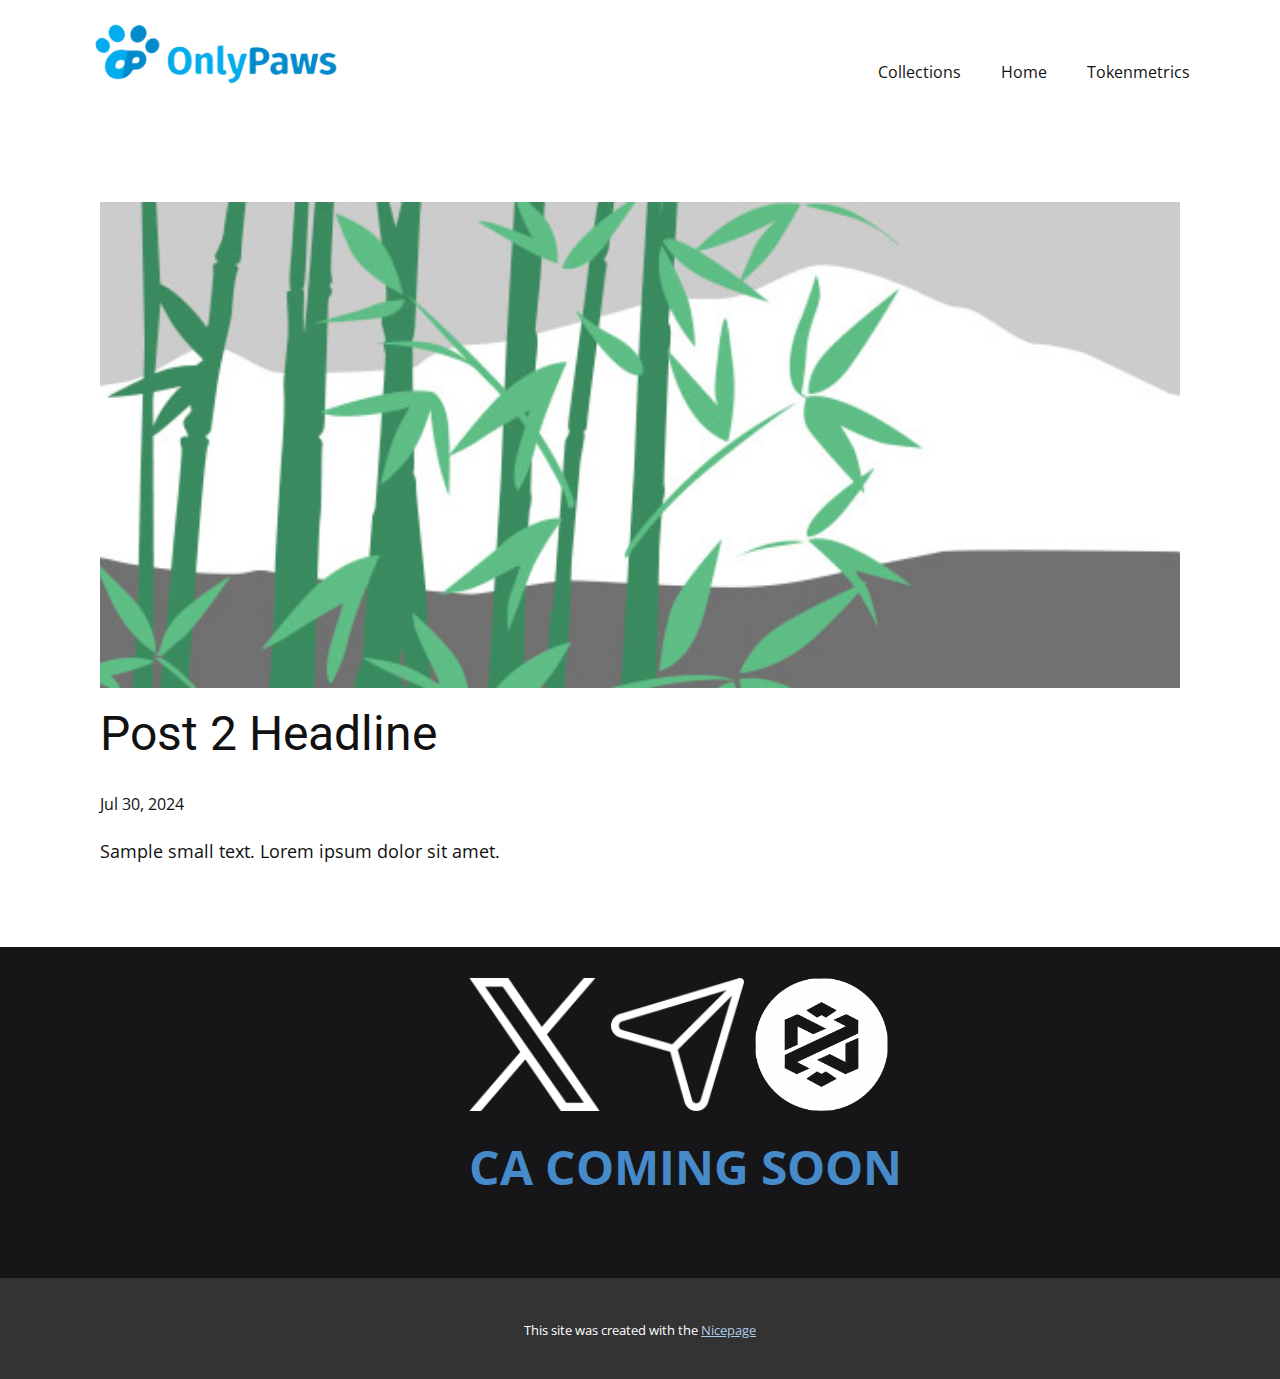
<file: blog/post-1.html>
<!DOCTYPE html>
<html style="font-size: 16px;" lang="en"><head>
    <meta name="viewport" content="width=device-width, initial-scale=1.0">
    <meta charset="utf-8">
    <meta name="keywords" content="Post 1 Headline">
    <meta name="description" content="">
    <title>Post 2 Headline</title>
    <link rel="stylesheet" href="../nicepage.css" media="screen">
<link rel="stylesheet" href="../Post-Template.css" media="screen">
    <script class="u-script" type="text/javascript" src="../jquery-1.9.1.min.js" defer=""></script>
    <script class="u-script" type="text/javascript" src="../nicepage.js" defer=""></script>
    <meta name="generator" content="Nicepage 6.15.2, nicepage.com">
    <link id="u-theme-google-font" rel="stylesheet" href="https://fonts.googleapis.com/css?family=Roboto:100,100i,300,300i,400,400i,500,500i,700,700i,900,900i|Open+Sans:300,300i,400,400i,500,500i,600,600i,700,700i,800,800i">
    
    
    
    <script type="application/ld+json">{
		"@context": "http://schema.org",
		"@type": "Organization",
		"name": "WebSite6311536",
		"logo": "images/onlyPaws_logo-removebg-preview.png",
		"sameAs": [
				"https://x.com/onlypawsonsol?s=21&t=MEDeo_YYB2er8ExbbBnjVw",
				"https://t.me/+jngkfpq1AIE5NmI1",
				"https://t.me/+jngkfpq1AIE5NmI1"
		]
}</script>
    <meta name="theme-color" content="#478ac9">
  <meta data-intl-tel-input-cdn-path="intlTelInput/"></head>
  <body data-path-to-root="./" data-include-products="false" class="u-body u-xl-mode" data-lang="en"><header class="u-clearfix u-header u-header" id="sec-b5d4"><div class="u-clearfix u-sheet u-sheet-1">
        <a href="#" class="u-image u-logo u-image-1" data-image-width="712" data-image-height="350">
          <img src="../images/onlyPaws_logo-removebg-preview.png" class="u-logo-image u-logo-image-1">
        </a>
        <nav class="u-menu u-menu-one-level u-offcanvas u-menu-1">
          <div class="menu-collapse" style="font-size: 1rem; letter-spacing: 0px;">
            <a class="u-button-style u-custom-left-right-menu-spacing u-custom-padding-bottom u-custom-top-bottom-menu-spacing u-nav-link u-text-active-palette-1-base u-text-hover-palette-2-base" href="#">
              <svg class="u-svg-link" viewBox="0 0 24 24"><use xlink:href="#menu-hamburger"></use></svg>
              <svg class="u-svg-content" version="1.1" id="menu-hamburger" viewBox="0 0 16 16" x="0px" y="0px" xmlns:xlink="http://www.w3.org/1999/xlink" xmlns="http://www.w3.org/2000/svg"><g><rect y="1" width="16" height="2"></rect><rect y="7" width="16" height="2"></rect><rect y="13" width="16" height="2"></rect>
</g></svg>
            </a>
          </div>
          <div class="u-custom-menu u-nav-container">
            <ul class="u-nav u-unstyled u-nav-1"><li class="u-nav-item"><a class="u-button-style u-nav-link u-text-active-palette-1-base u-text-hover-palette-2-base" href="../Collection.html" style="padding: 10px 20px;">Collections</a>
</li><li class="u-nav-item"><a class="u-button-style u-nav-link u-text-active-palette-1-base u-text-hover-palette-2-base" href="../" style="padding: 10px 20px;">Home</a>
</li><li class="u-nav-item"><a class="u-button-style u-nav-link u-text-active-palette-1-base u-text-hover-palette-2-base" href="../Tokenmetrics.html" style="padding: 10px 20px;">Tokenmetrics</a>
</li></ul>
          </div>
          <div class="u-custom-menu u-nav-container-collapse">
            <div class="u-black u-container-style u-inner-container-layout u-opacity u-opacity-95 u-sidenav">
              <div class="u-inner-container-layout u-sidenav-overflow">
                <div class="u-menu-close"></div>
                <ul class="u-align-center u-nav u-popupmenu-items u-unstyled u-nav-2"><li class="u-nav-item"><a class="u-button-style u-nav-link" href="../Collection.html">Collections</a>
</li><li class="u-nav-item"><a class="u-button-style u-nav-link" href="../">Home</a>
</li><li class="u-nav-item"><a class="u-button-style u-nav-link" href="../Tokenmetrics.html">Tokenmetrics</a>
</li></ul>
              </div>
            </div>
            <div class="u-black u-menu-overlay u-opacity u-opacity-70"></div>
          </div>
        </nav>
      </div></header>
    <section class="u-align-center u-clearfix u-section-1" id="sec-0289">
      <div class="u-clearfix u-sheet u-valign-middle-md u-valign-middle-sm u-valign-middle-xs u-sheet-1"><!--post_details--><!--post_details_options_json--><!--{"source":""}--><!--/post_details_options_json--><!--blog_post-->
        <div class="u-container-style u-expanded-width u-post-details u-post-details-1">
          <div class="u-container-layout u-valign-middle u-container-layout-1"><!--blog_post_image-->
            <img alt="" class="u-blog-control u-expanded-width u-image u-image-default u-image-1" src="../images/68f64b9d.jpeg"><!--/blog_post_image--><!--blog_post_header-->
            <h2 class="u-blog-control u-text u-text-1">Post 2 Headline</h2><!--/blog_post_header--><!--blog_post_metadata-->
            <div class="u-blog-control u-metadata u-metadata-1"><!--blog_post_metadata_date-->
              <span class="u-meta-date u-meta-icon">Jul 30, 2024</span><!--/blog_post_metadata_date--><!--blog_post_metadata_category-->
              <!--/blog_post_metadata_category--><!--blog_post_metadata_comments-->
              <!--/blog_post_metadata_comments-->
            </div><!--/blog_post_metadata--><!--blog_post_content-->
            <div class="u-align-justify u-blog-control u-post-content u-text u-text-2 fr-view">
  Sample small text. Lorem ipsum dolor sit amet.
  </div><!--/blog_post_content-->
          </div>
        </div><!--/blog_post--><!--/post_details-->
      </div>
    </section>
    
    
    
    <footer class="u-clearfix u-custom-color-1 u-footer" id="sec-a3ad"><div class="u-clearfix u-sheet u-sheet-1">
        <div class="u-align-left u-social-icons u-spacing-10 u-social-icons-1">
          <a class="u-social-url" title="Twitter" target="_blank" href="https://x.com/onlypawsonsol?s=21&amp;t=MEDeo_YYB2er8ExbbBnjVw"><span class="u-file-icon u-icon u-social-icon u-social-twitter u-text-white u-icon-1"><img src="../images/11823292-1f06c139.png" alt=""></span>
          </a>
          <a class="u-social-url" title="Telegram" target="_blank" href="https://t.me/+jngkfpq1AIE5NmI1"><span class="u-file-icon u-icon u-social-icon u-social-instagram u-text-white u-icon-2"><img src="../images/2099085-0352c9cd.png" alt=""></span>
          </a>
          <a class="u-social-url" target="_blank" data-type="Email" title="Dex" href="https://t.me/+jngkfpq1AIE5NmI1"><span class="u-file-icon u-icon u-social-email u-social-icon u-text-white u-icon-3"><img src="../images/images-removebg-preview-bab5ddd3.png" alt=""></span>
          </a>
        </div>
        <p class="u-text u-text-1">
          <a class="u-active-none u-border-none u-btn u-button-link u-button-style u-hover-none u-none u-text-palette-1-base u-btn-1" href="https://t.me/+jngkfpq1AIE5NmI1">CA COMING SOON </a>
        </p>
      </div></footer>
    <section class="u-backlink u-clearfix u-grey-80">
      <p class="u-text">
        <span>This site was created with the </span>
        <a class="u-link" href="https://nicepage.com/" target="_blank" rel="nofollow">
          <span>Nicepage</span>
        </a>
      </p>
    </section>
  
</body></html>
</file>
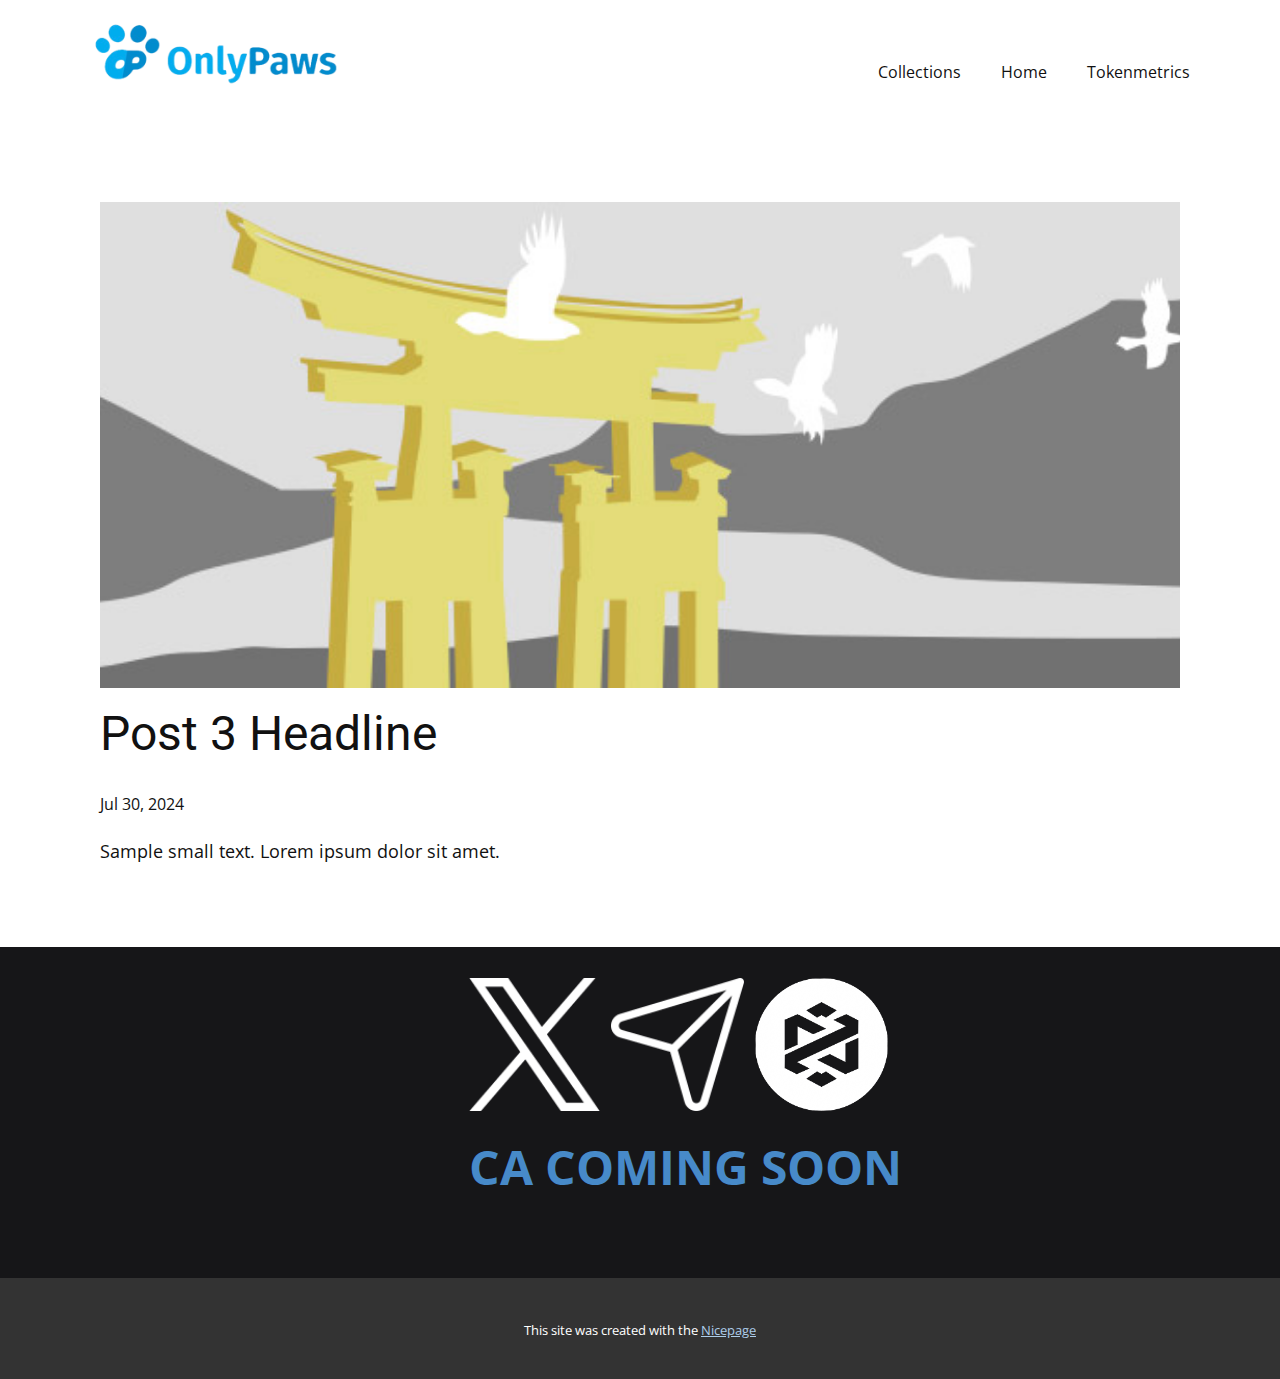
<file: blog/post-2.html>
<!DOCTYPE html>
<html style="font-size: 16px;" lang="en"><head>
    <meta name="viewport" content="width=device-width, initial-scale=1.0">
    <meta charset="utf-8">
    <meta name="keywords" content="Post 1 Headline">
    <meta name="description" content="">
    <title>Post 3 Headline</title>
    <link rel="stylesheet" href="../nicepage.css" media="screen">
<link rel="stylesheet" href="../Post-Template.css" media="screen">
    <script class="u-script" type="text/javascript" src="../jquery-1.9.1.min.js" defer=""></script>
    <script class="u-script" type="text/javascript" src="../nicepage.js" defer=""></script>
    <meta name="generator" content="Nicepage 6.15.2, nicepage.com">
    <link id="u-theme-google-font" rel="stylesheet" href="https://fonts.googleapis.com/css?family=Roboto:100,100i,300,300i,400,400i,500,500i,700,700i,900,900i|Open+Sans:300,300i,400,400i,500,500i,600,600i,700,700i,800,800i">
    
    
    
    <script type="application/ld+json">{
		"@context": "http://schema.org",
		"@type": "Organization",
		"name": "WebSite6311536",
		"logo": "images/onlyPaws_logo-removebg-preview.png",
		"sameAs": [
				"https://x.com/onlypawsonsol?s=21&t=MEDeo_YYB2er8ExbbBnjVw",
				"https://t.me/+jngkfpq1AIE5NmI1",
				"https://t.me/+jngkfpq1AIE5NmI1"
		]
}</script>
    <meta name="theme-color" content="#478ac9">
  <meta data-intl-tel-input-cdn-path="intlTelInput/"></head>
  <body data-path-to-root="./" data-include-products="false" class="u-body u-xl-mode" data-lang="en"><header class="u-clearfix u-header u-header" id="sec-b5d4"><div class="u-clearfix u-sheet u-sheet-1">
        <a href="#" class="u-image u-logo u-image-1" data-image-width="712" data-image-height="350">
          <img src="../images/onlyPaws_logo-removebg-preview.png" class="u-logo-image u-logo-image-1">
        </a>
        <nav class="u-menu u-menu-one-level u-offcanvas u-menu-1">
          <div class="menu-collapse" style="font-size: 1rem; letter-spacing: 0px;">
            <a class="u-button-style u-custom-left-right-menu-spacing u-custom-padding-bottom u-custom-top-bottom-menu-spacing u-nav-link u-text-active-palette-1-base u-text-hover-palette-2-base" href="#">
              <svg class="u-svg-link" viewBox="0 0 24 24"><use xlink:href="#menu-hamburger"></use></svg>
              <svg class="u-svg-content" version="1.1" id="menu-hamburger" viewBox="0 0 16 16" x="0px" y="0px" xmlns:xlink="http://www.w3.org/1999/xlink" xmlns="http://www.w3.org/2000/svg"><g><rect y="1" width="16" height="2"></rect><rect y="7" width="16" height="2"></rect><rect y="13" width="16" height="2"></rect>
</g></svg>
            </a>
          </div>
          <div class="u-custom-menu u-nav-container">
            <ul class="u-nav u-unstyled u-nav-1"><li class="u-nav-item"><a class="u-button-style u-nav-link u-text-active-palette-1-base u-text-hover-palette-2-base" href="../Collection.html" style="padding: 10px 20px;">Collections</a>
</li><li class="u-nav-item"><a class="u-button-style u-nav-link u-text-active-palette-1-base u-text-hover-palette-2-base" href="../" style="padding: 10px 20px;">Home</a>
</li><li class="u-nav-item"><a class="u-button-style u-nav-link u-text-active-palette-1-base u-text-hover-palette-2-base" href="../Tokenmetrics.html" style="padding: 10px 20px;">Tokenmetrics</a>
</li></ul>
          </div>
          <div class="u-custom-menu u-nav-container-collapse">
            <div class="u-black u-container-style u-inner-container-layout u-opacity u-opacity-95 u-sidenav">
              <div class="u-inner-container-layout u-sidenav-overflow">
                <div class="u-menu-close"></div>
                <ul class="u-align-center u-nav u-popupmenu-items u-unstyled u-nav-2"><li class="u-nav-item"><a class="u-button-style u-nav-link" href="../Collection.html">Collections</a>
</li><li class="u-nav-item"><a class="u-button-style u-nav-link" href="../">Home</a>
</li><li class="u-nav-item"><a class="u-button-style u-nav-link" href="../Tokenmetrics.html">Tokenmetrics</a>
</li></ul>
              </div>
            </div>
            <div class="u-black u-menu-overlay u-opacity u-opacity-70"></div>
          </div>
        </nav>
      </div></header>
    <section class="u-align-center u-clearfix u-section-1" id="sec-0289">
      <div class="u-clearfix u-sheet u-valign-middle-md u-valign-middle-sm u-valign-middle-xs u-sheet-1"><!--post_details--><!--post_details_options_json--><!--{"source":""}--><!--/post_details_options_json--><!--blog_post-->
        <div class="u-container-style u-expanded-width u-post-details u-post-details-1">
          <div class="u-container-layout u-valign-middle u-container-layout-1"><!--blog_post_image-->
            <img alt="" class="u-blog-control u-expanded-width u-image u-image-default u-image-1" src="../images/8ad73f3c.jpeg"><!--/blog_post_image--><!--blog_post_header-->
            <h2 class="u-blog-control u-text u-text-1">Post 3 Headline</h2><!--/blog_post_header--><!--blog_post_metadata-->
            <div class="u-blog-control u-metadata u-metadata-1"><!--blog_post_metadata_date-->
              <span class="u-meta-date u-meta-icon">Jul 30, 2024</span><!--/blog_post_metadata_date--><!--blog_post_metadata_category-->
              <!--/blog_post_metadata_category--><!--blog_post_metadata_comments-->
              <!--/blog_post_metadata_comments-->
            </div><!--/blog_post_metadata--><!--blog_post_content-->
            <div class="u-align-justify u-blog-control u-post-content u-text u-text-2 fr-view">
  Sample small text. Lorem ipsum dolor sit amet.
  </div><!--/blog_post_content-->
          </div>
        </div><!--/blog_post--><!--/post_details-->
      </div>
    </section>
    
    
    
    <footer class="u-clearfix u-custom-color-1 u-footer" id="sec-a3ad"><div class="u-clearfix u-sheet u-sheet-1">
        <div class="u-align-left u-social-icons u-spacing-10 u-social-icons-1">
          <a class="u-social-url" title="Twitter" target="_blank" href="https://x.com/onlypawsonsol?s=21&amp;t=MEDeo_YYB2er8ExbbBnjVw"><span class="u-file-icon u-icon u-social-icon u-social-twitter u-text-white u-icon-1"><img src="../images/11823292-1f06c139.png" alt=""></span>
          </a>
          <a class="u-social-url" title="Telegram" target="_blank" href="https://t.me/+jngkfpq1AIE5NmI1"><span class="u-file-icon u-icon u-social-icon u-social-instagram u-text-white u-icon-2"><img src="../images/2099085-0352c9cd.png" alt=""></span>
          </a>
          <a class="u-social-url" target="_blank" data-type="Email" title="Dex" href="https://t.me/+jngkfpq1AIE5NmI1"><span class="u-file-icon u-icon u-social-email u-social-icon u-text-white u-icon-3"><img src="../images/images-removebg-preview-bab5ddd3.png" alt=""></span>
          </a>
        </div>
        <p class="u-text u-text-1">
          <a class="u-active-none u-border-none u-btn u-button-link u-button-style u-hover-none u-none u-text-palette-1-base u-btn-1" href="https://t.me/+jngkfpq1AIE5NmI1">CA COMING SOON </a>
        </p>
      </div></footer>
    <section class="u-backlink u-clearfix u-grey-80">
      <p class="u-text">
        <span>This site was created with the </span>
        <a class="u-link" href="https://nicepage.com/" target="_blank" rel="nofollow">
          <span>Nicepage</span>
        </a>
      </p>
    </section>
  
</body></html>
</file>
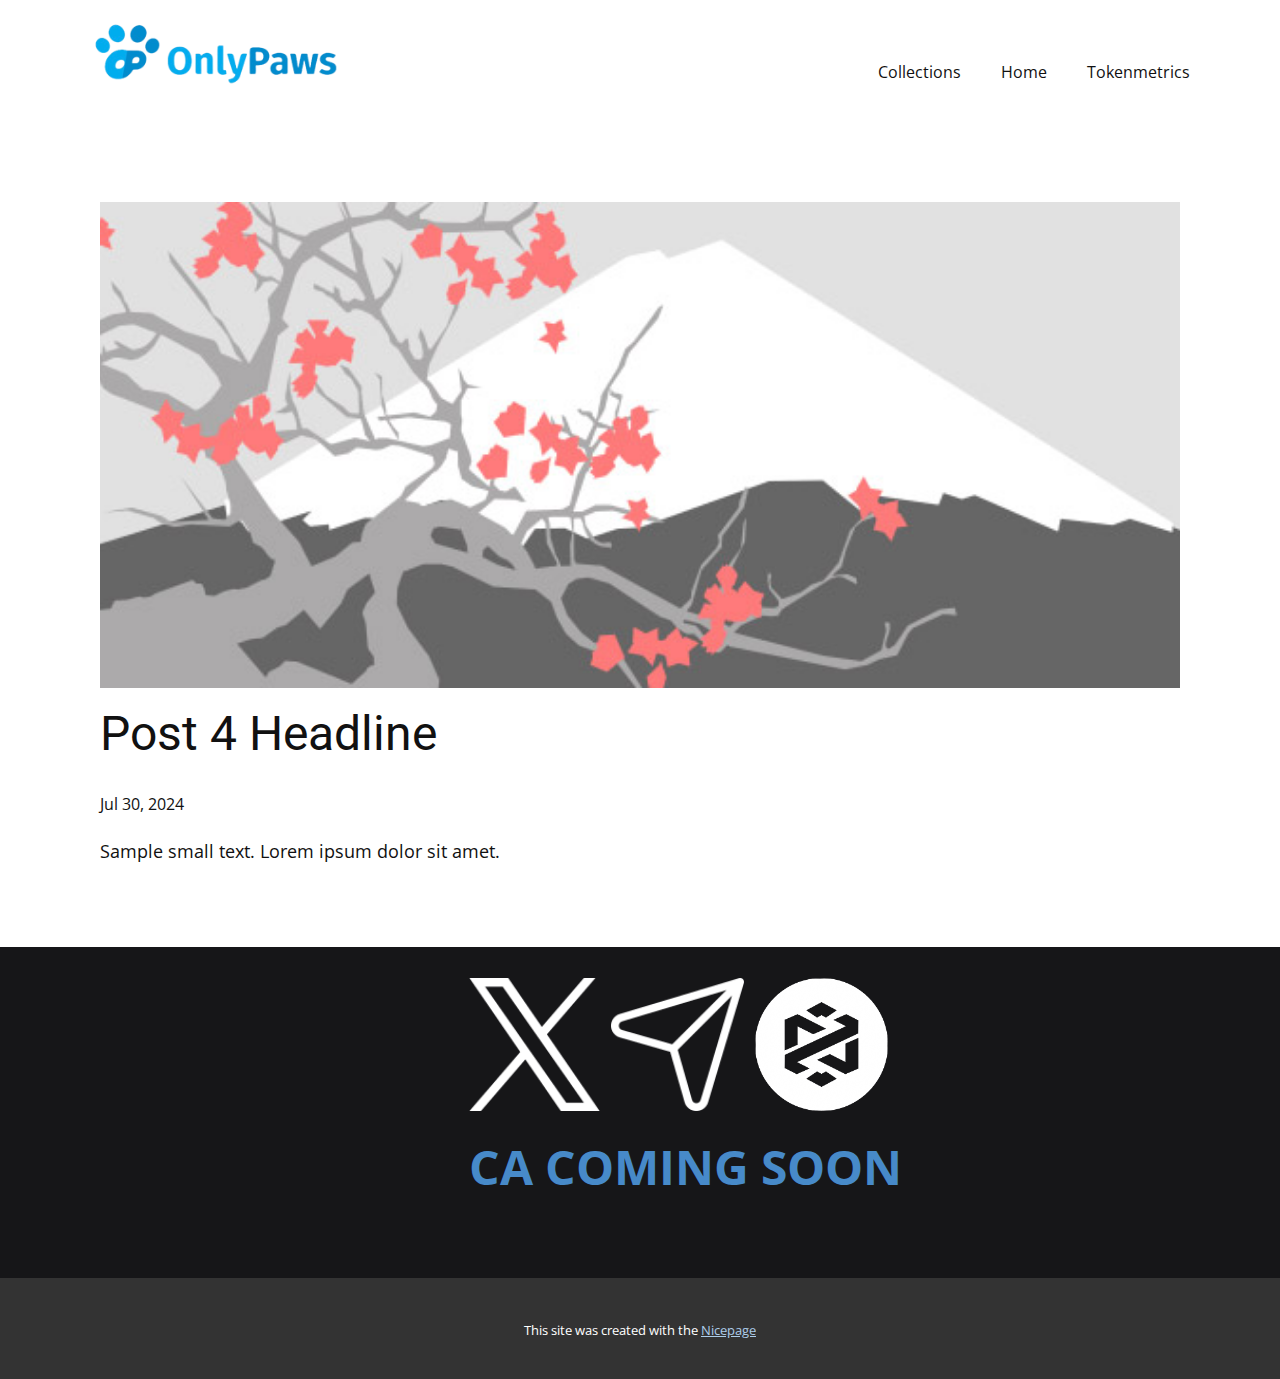
<file: blog/post-3.html>
<!DOCTYPE html>
<html style="font-size: 16px;" lang="en"><head>
    <meta name="viewport" content="width=device-width, initial-scale=1.0">
    <meta charset="utf-8">
    <meta name="keywords" content="Post 1 Headline">
    <meta name="description" content="">
    <title>Post 4 Headline</title>
    <link rel="stylesheet" href="../nicepage.css" media="screen">
<link rel="stylesheet" href="../Post-Template.css" media="screen">
    <script class="u-script" type="text/javascript" src="../jquery-1.9.1.min.js" defer=""></script>
    <script class="u-script" type="text/javascript" src="../nicepage.js" defer=""></script>
    <meta name="generator" content="Nicepage 6.15.2, nicepage.com">
    <link id="u-theme-google-font" rel="stylesheet" href="https://fonts.googleapis.com/css?family=Roboto:100,100i,300,300i,400,400i,500,500i,700,700i,900,900i|Open+Sans:300,300i,400,400i,500,500i,600,600i,700,700i,800,800i">
    
    
    
    <script type="application/ld+json">{
		"@context": "http://schema.org",
		"@type": "Organization",
		"name": "WebSite6311536",
		"logo": "images/onlyPaws_logo-removebg-preview.png",
		"sameAs": [
				"https://x.com/onlypawsonsol?s=21&t=MEDeo_YYB2er8ExbbBnjVw",
				"https://t.me/+jngkfpq1AIE5NmI1",
				"https://t.me/+jngkfpq1AIE5NmI1"
		]
}</script>
    <meta name="theme-color" content="#478ac9">
  <meta data-intl-tel-input-cdn-path="intlTelInput/"></head>
  <body data-path-to-root="./" data-include-products="false" class="u-body u-xl-mode" data-lang="en"><header class="u-clearfix u-header u-header" id="sec-b5d4"><div class="u-clearfix u-sheet u-sheet-1">
        <a href="#" class="u-image u-logo u-image-1" data-image-width="712" data-image-height="350">
          <img src="../images/onlyPaws_logo-removebg-preview.png" class="u-logo-image u-logo-image-1">
        </a>
        <nav class="u-menu u-menu-one-level u-offcanvas u-menu-1">
          <div class="menu-collapse" style="font-size: 1rem; letter-spacing: 0px;">
            <a class="u-button-style u-custom-left-right-menu-spacing u-custom-padding-bottom u-custom-top-bottom-menu-spacing u-nav-link u-text-active-palette-1-base u-text-hover-palette-2-base" href="#">
              <svg class="u-svg-link" viewBox="0 0 24 24"><use xlink:href="#menu-hamburger"></use></svg>
              <svg class="u-svg-content" version="1.1" id="menu-hamburger" viewBox="0 0 16 16" x="0px" y="0px" xmlns:xlink="http://www.w3.org/1999/xlink" xmlns="http://www.w3.org/2000/svg"><g><rect y="1" width="16" height="2"></rect><rect y="7" width="16" height="2"></rect><rect y="13" width="16" height="2"></rect>
</g></svg>
            </a>
          </div>
          <div class="u-custom-menu u-nav-container">
            <ul class="u-nav u-unstyled u-nav-1"><li class="u-nav-item"><a class="u-button-style u-nav-link u-text-active-palette-1-base u-text-hover-palette-2-base" href="../Collection.html" style="padding: 10px 20px;">Collections</a>
</li><li class="u-nav-item"><a class="u-button-style u-nav-link u-text-active-palette-1-base u-text-hover-palette-2-base" href="../" style="padding: 10px 20px;">Home</a>
</li><li class="u-nav-item"><a class="u-button-style u-nav-link u-text-active-palette-1-base u-text-hover-palette-2-base" href="../Tokenmetrics.html" style="padding: 10px 20px;">Tokenmetrics</a>
</li></ul>
          </div>
          <div class="u-custom-menu u-nav-container-collapse">
            <div class="u-black u-container-style u-inner-container-layout u-opacity u-opacity-95 u-sidenav">
              <div class="u-inner-container-layout u-sidenav-overflow">
                <div class="u-menu-close"></div>
                <ul class="u-align-center u-nav u-popupmenu-items u-unstyled u-nav-2"><li class="u-nav-item"><a class="u-button-style u-nav-link" href="../Collection.html">Collections</a>
</li><li class="u-nav-item"><a class="u-button-style u-nav-link" href="../">Home</a>
</li><li class="u-nav-item"><a class="u-button-style u-nav-link" href="../Tokenmetrics.html">Tokenmetrics</a>
</li></ul>
              </div>
            </div>
            <div class="u-black u-menu-overlay u-opacity u-opacity-70"></div>
          </div>
        </nav>
      </div></header>
    <section class="u-align-center u-clearfix u-section-1" id="sec-0289">
      <div class="u-clearfix u-sheet u-valign-middle-md u-valign-middle-sm u-valign-middle-xs u-sheet-1"><!--post_details--><!--post_details_options_json--><!--{"source":""}--><!--/post_details_options_json--><!--blog_post-->
        <div class="u-container-style u-expanded-width u-post-details u-post-details-1">
          <div class="u-container-layout u-valign-middle u-container-layout-1"><!--blog_post_image-->
            <img alt="" class="u-blog-control u-expanded-width u-image u-image-default u-image-1" src="../images/0fd3416c.jpeg"><!--/blog_post_image--><!--blog_post_header-->
            <h2 class="u-blog-control u-text u-text-1">Post 4 Headline</h2><!--/blog_post_header--><!--blog_post_metadata-->
            <div class="u-blog-control u-metadata u-metadata-1"><!--blog_post_metadata_date-->
              <span class="u-meta-date u-meta-icon">Jul 30, 2024</span><!--/blog_post_metadata_date--><!--blog_post_metadata_category-->
              <!--/blog_post_metadata_category--><!--blog_post_metadata_comments-->
              <!--/blog_post_metadata_comments-->
            </div><!--/blog_post_metadata--><!--blog_post_content-->
            <div class="u-align-justify u-blog-control u-post-content u-text u-text-2 fr-view">
  Sample small text. Lorem ipsum dolor sit amet.
  </div><!--/blog_post_content-->
          </div>
        </div><!--/blog_post--><!--/post_details-->
      </div>
    </section>
    
    
    
    <footer class="u-clearfix u-custom-color-1 u-footer" id="sec-a3ad"><div class="u-clearfix u-sheet u-sheet-1">
        <div class="u-align-left u-social-icons u-spacing-10 u-social-icons-1">
          <a class="u-social-url" title="Twitter" target="_blank" href="https://x.com/onlypawsonsol?s=21&amp;t=MEDeo_YYB2er8ExbbBnjVw"><span class="u-file-icon u-icon u-social-icon u-social-twitter u-text-white u-icon-1"><img src="../images/11823292-1f06c139.png" alt=""></span>
          </a>
          <a class="u-social-url" title="Telegram" target="_blank" href="https://t.me/+jngkfpq1AIE5NmI1"><span class="u-file-icon u-icon u-social-icon u-social-instagram u-text-white u-icon-2"><img src="../images/2099085-0352c9cd.png" alt=""></span>
          </a>
          <a class="u-social-url" target="_blank" data-type="Email" title="Dex" href="https://t.me/+jngkfpq1AIE5NmI1"><span class="u-file-icon u-icon u-social-email u-social-icon u-text-white u-icon-3"><img src="../images/images-removebg-preview-bab5ddd3.png" alt=""></span>
          </a>
        </div>
        <p class="u-text u-text-1">
          <a class="u-active-none u-border-none u-btn u-button-link u-button-style u-hover-none u-none u-text-palette-1-base u-btn-1" href="https://t.me/+jngkfpq1AIE5NmI1">CA COMING SOON </a>
        </p>
      </div></footer>
    <section class="u-backlink u-clearfix u-grey-80">
      <p class="u-text">
        <span>This site was created with the </span>
        <a class="u-link" href="https://nicepage.com/" target="_blank" rel="nofollow">
          <span>Nicepage</span>
        </a>
      </p>
    </section>
  
</body></html>
</file>
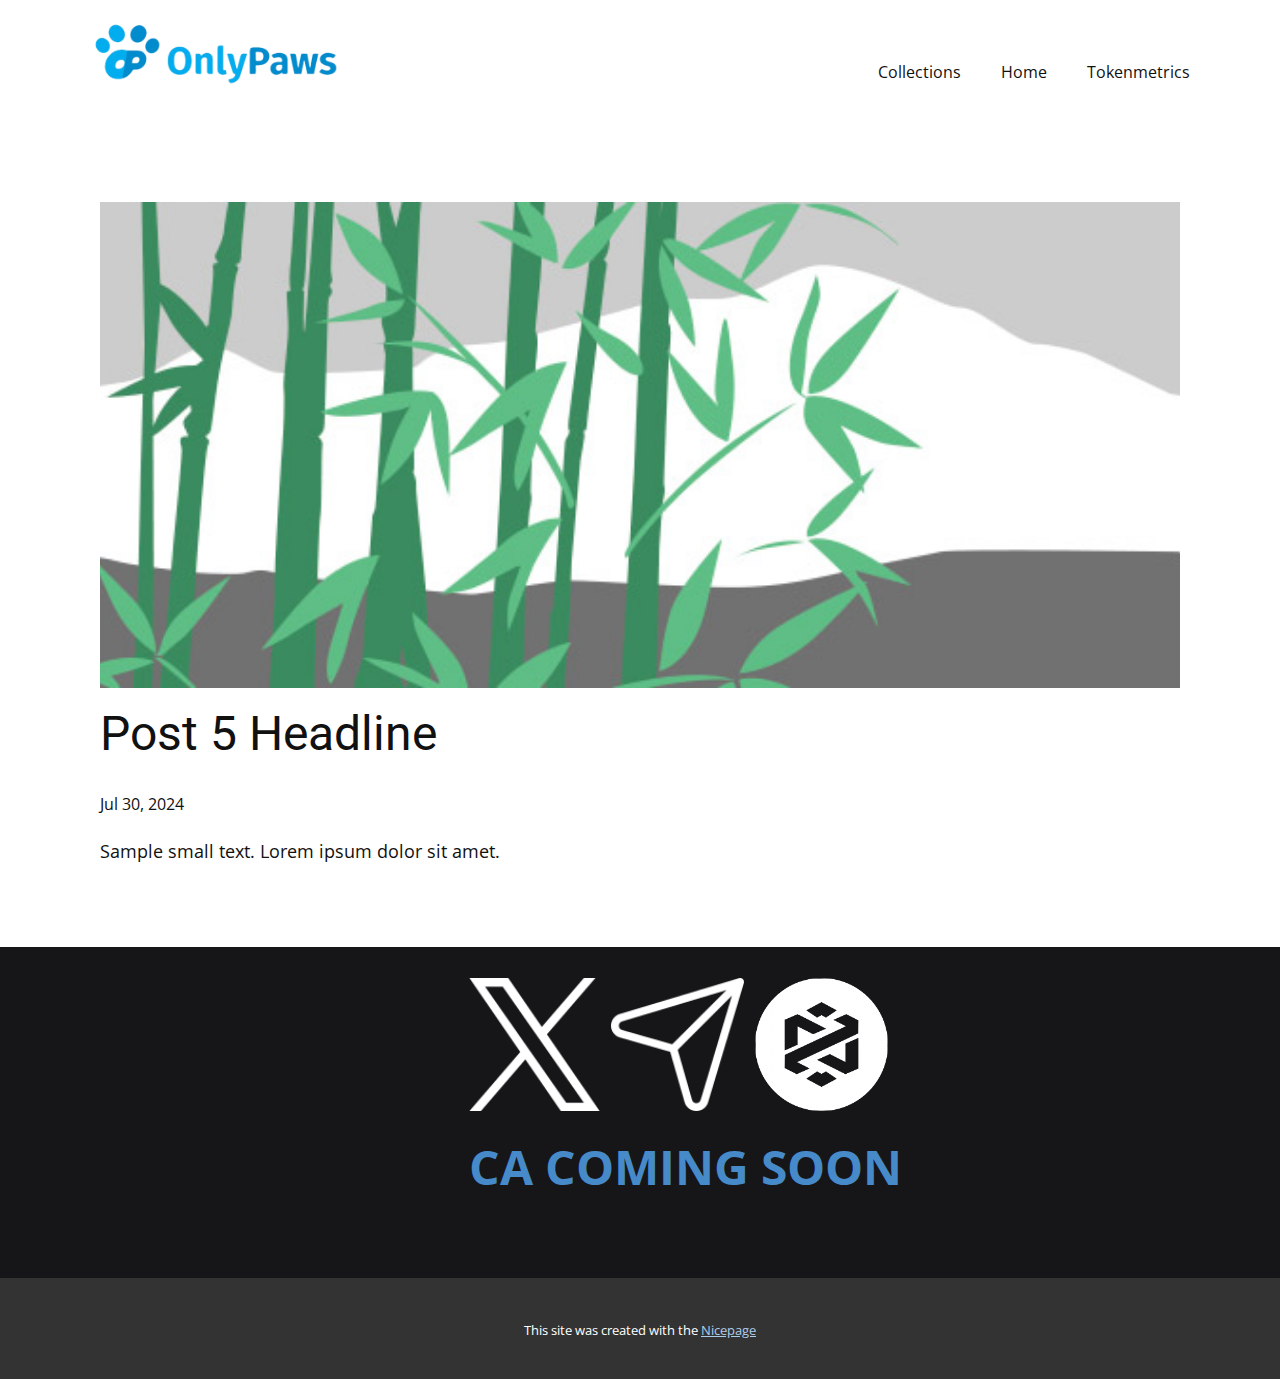
<file: blog/post-4.html>
<!DOCTYPE html>
<html style="font-size: 16px;" lang="en"><head>
    <meta name="viewport" content="width=device-width, initial-scale=1.0">
    <meta charset="utf-8">
    <meta name="keywords" content="Post 1 Headline">
    <meta name="description" content="">
    <title>Post 5 Headline</title>
    <link rel="stylesheet" href="../nicepage.css" media="screen">
<link rel="stylesheet" href="../Post-Template.css" media="screen">
    <script class="u-script" type="text/javascript" src="../jquery-1.9.1.min.js" defer=""></script>
    <script class="u-script" type="text/javascript" src="../nicepage.js" defer=""></script>
    <meta name="generator" content="Nicepage 6.15.2, nicepage.com">
    <link id="u-theme-google-font" rel="stylesheet" href="https://fonts.googleapis.com/css?family=Roboto:100,100i,300,300i,400,400i,500,500i,700,700i,900,900i|Open+Sans:300,300i,400,400i,500,500i,600,600i,700,700i,800,800i">
    
    
    
    <script type="application/ld+json">{
		"@context": "http://schema.org",
		"@type": "Organization",
		"name": "WebSite6311536",
		"logo": "images/onlyPaws_logo-removebg-preview.png",
		"sameAs": [
				"https://x.com/onlypawsonsol?s=21&t=MEDeo_YYB2er8ExbbBnjVw",
				"https://t.me/+jngkfpq1AIE5NmI1",
				"https://t.me/+jngkfpq1AIE5NmI1"
		]
}</script>
    <meta name="theme-color" content="#478ac9">
  <meta data-intl-tel-input-cdn-path="intlTelInput/"></head>
  <body data-path-to-root="./" data-include-products="false" class="u-body u-xl-mode" data-lang="en"><header class="u-clearfix u-header u-header" id="sec-b5d4"><div class="u-clearfix u-sheet u-sheet-1">
        <a href="#" class="u-image u-logo u-image-1" data-image-width="712" data-image-height="350">
          <img src="../images/onlyPaws_logo-removebg-preview.png" class="u-logo-image u-logo-image-1">
        </a>
        <nav class="u-menu u-menu-one-level u-offcanvas u-menu-1">
          <div class="menu-collapse" style="font-size: 1rem; letter-spacing: 0px;">
            <a class="u-button-style u-custom-left-right-menu-spacing u-custom-padding-bottom u-custom-top-bottom-menu-spacing u-nav-link u-text-active-palette-1-base u-text-hover-palette-2-base" href="#">
              <svg class="u-svg-link" viewBox="0 0 24 24"><use xlink:href="#menu-hamburger"></use></svg>
              <svg class="u-svg-content" version="1.1" id="menu-hamburger" viewBox="0 0 16 16" x="0px" y="0px" xmlns:xlink="http://www.w3.org/1999/xlink" xmlns="http://www.w3.org/2000/svg"><g><rect y="1" width="16" height="2"></rect><rect y="7" width="16" height="2"></rect><rect y="13" width="16" height="2"></rect>
</g></svg>
            </a>
          </div>
          <div class="u-custom-menu u-nav-container">
            <ul class="u-nav u-unstyled u-nav-1"><li class="u-nav-item"><a class="u-button-style u-nav-link u-text-active-palette-1-base u-text-hover-palette-2-base" href="../Collection.html" style="padding: 10px 20px;">Collections</a>
</li><li class="u-nav-item"><a class="u-button-style u-nav-link u-text-active-palette-1-base u-text-hover-palette-2-base" href="../" style="padding: 10px 20px;">Home</a>
</li><li class="u-nav-item"><a class="u-button-style u-nav-link u-text-active-palette-1-base u-text-hover-palette-2-base" href="../Tokenmetrics.html" style="padding: 10px 20px;">Tokenmetrics</a>
</li></ul>
          </div>
          <div class="u-custom-menu u-nav-container-collapse">
            <div class="u-black u-container-style u-inner-container-layout u-opacity u-opacity-95 u-sidenav">
              <div class="u-inner-container-layout u-sidenav-overflow">
                <div class="u-menu-close"></div>
                <ul class="u-align-center u-nav u-popupmenu-items u-unstyled u-nav-2"><li class="u-nav-item"><a class="u-button-style u-nav-link" href="../Collection.html">Collections</a>
</li><li class="u-nav-item"><a class="u-button-style u-nav-link" href="../">Home</a>
</li><li class="u-nav-item"><a class="u-button-style u-nav-link" href="../Tokenmetrics.html">Tokenmetrics</a>
</li></ul>
              </div>
            </div>
            <div class="u-black u-menu-overlay u-opacity u-opacity-70"></div>
          </div>
        </nav>
      </div></header>
    <section class="u-align-center u-clearfix u-section-1" id="sec-0289">
      <div class="u-clearfix u-sheet u-valign-middle-md u-valign-middle-sm u-valign-middle-xs u-sheet-1"><!--post_details--><!--post_details_options_json--><!--{"source":""}--><!--/post_details_options_json--><!--blog_post-->
        <div class="u-container-style u-expanded-width u-post-details u-post-details-1">
          <div class="u-container-layout u-valign-middle u-container-layout-1"><!--blog_post_image-->
            <img alt="" class="u-blog-control u-expanded-width u-image u-image-default u-image-1" src="../images/68f64b9d.jpeg"><!--/blog_post_image--><!--blog_post_header-->
            <h2 class="u-blog-control u-text u-text-1">Post 5 Headline</h2><!--/blog_post_header--><!--blog_post_metadata-->
            <div class="u-blog-control u-metadata u-metadata-1"><!--blog_post_metadata_date-->
              <span class="u-meta-date u-meta-icon">Jul 30, 2024</span><!--/blog_post_metadata_date--><!--blog_post_metadata_category-->
              <!--/blog_post_metadata_category--><!--blog_post_metadata_comments-->
              <!--/blog_post_metadata_comments-->
            </div><!--/blog_post_metadata--><!--blog_post_content-->
            <div class="u-align-justify u-blog-control u-post-content u-text u-text-2 fr-view">
  Sample small text. Lorem ipsum dolor sit amet.
  </div><!--/blog_post_content-->
          </div>
        </div><!--/blog_post--><!--/post_details-->
      </div>
    </section>
    
    
    
    <footer class="u-clearfix u-custom-color-1 u-footer" id="sec-a3ad"><div class="u-clearfix u-sheet u-sheet-1">
        <div class="u-align-left u-social-icons u-spacing-10 u-social-icons-1">
          <a class="u-social-url" title="Twitter" target="_blank" href="https://x.com/onlypawsonsol?s=21&amp;t=MEDeo_YYB2er8ExbbBnjVw"><span class="u-file-icon u-icon u-social-icon u-social-twitter u-text-white u-icon-1"><img src="../images/11823292-1f06c139.png" alt=""></span>
          </a>
          <a class="u-social-url" title="Telegram" target="_blank" href="https://t.me/+jngkfpq1AIE5NmI1"><span class="u-file-icon u-icon u-social-icon u-social-instagram u-text-white u-icon-2"><img src="../images/2099085-0352c9cd.png" alt=""></span>
          </a>
          <a class="u-social-url" target="_blank" data-type="Email" title="Dex" href="https://t.me/+jngkfpq1AIE5NmI1"><span class="u-file-icon u-icon u-social-email u-social-icon u-text-white u-icon-3"><img src="../images/images-removebg-preview-bab5ddd3.png" alt=""></span>
          </a>
        </div>
        <p class="u-text u-text-1">
          <a class="u-active-none u-border-none u-btn u-button-link u-button-style u-hover-none u-none u-text-palette-1-base u-btn-1" href="https://t.me/+jngkfpq1AIE5NmI1">CA COMING SOON </a>
        </p>
      </div></footer>
    <section class="u-backlink u-clearfix u-grey-80">
      <p class="u-text">
        <span>This site was created with the </span>
        <a class="u-link" href="https://nicepage.com/" target="_blank" rel="nofollow">
          <span>Nicepage</span>
        </a>
      </p>
    </section>
  
</body></html>
</file>
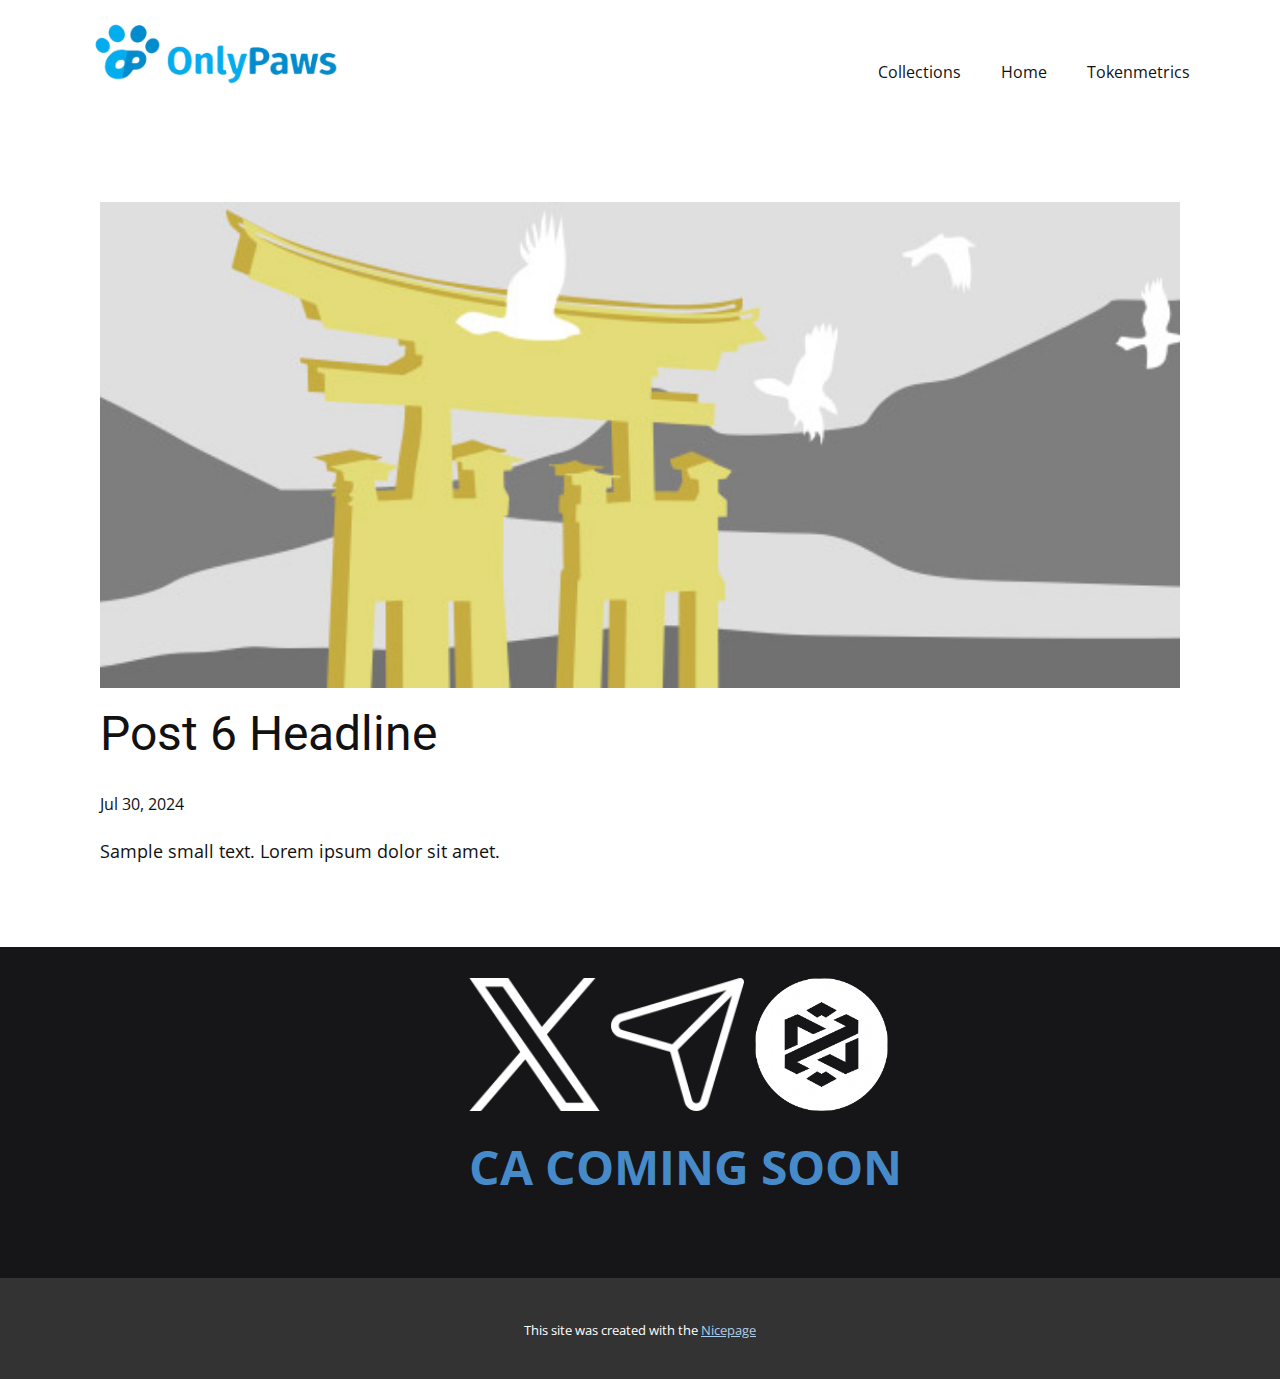
<file: blog/post-5.html>
<!DOCTYPE html>
<html style="font-size: 16px;" lang="en"><head>
    <meta name="viewport" content="width=device-width, initial-scale=1.0">
    <meta charset="utf-8">
    <meta name="keywords" content="Post 1 Headline">
    <meta name="description" content="">
    <title>Post 6 Headline</title>
    <link rel="stylesheet" href="../nicepage.css" media="screen">
<link rel="stylesheet" href="../Post-Template.css" media="screen">
    <script class="u-script" type="text/javascript" src="../jquery-1.9.1.min.js" defer=""></script>
    <script class="u-script" type="text/javascript" src="../nicepage.js" defer=""></script>
    <meta name="generator" content="Nicepage 6.15.2, nicepage.com">
    <link id="u-theme-google-font" rel="stylesheet" href="https://fonts.googleapis.com/css?family=Roboto:100,100i,300,300i,400,400i,500,500i,700,700i,900,900i|Open+Sans:300,300i,400,400i,500,500i,600,600i,700,700i,800,800i">
    
    
    
    <script type="application/ld+json">{
		"@context": "http://schema.org",
		"@type": "Organization",
		"name": "WebSite6311536",
		"logo": "images/onlyPaws_logo-removebg-preview.png",
		"sameAs": [
				"https://x.com/onlypawsonsol?s=21&t=MEDeo_YYB2er8ExbbBnjVw",
				"https://t.me/+jngkfpq1AIE5NmI1",
				"https://t.me/+jngkfpq1AIE5NmI1"
		]
}</script>
    <meta name="theme-color" content="#478ac9">
  <meta data-intl-tel-input-cdn-path="intlTelInput/"></head>
  <body data-path-to-root="./" data-include-products="false" class="u-body u-xl-mode" data-lang="en"><header class="u-clearfix u-header u-header" id="sec-b5d4"><div class="u-clearfix u-sheet u-sheet-1">
        <a href="#" class="u-image u-logo u-image-1" data-image-width="712" data-image-height="350">
          <img src="../images/onlyPaws_logo-removebg-preview.png" class="u-logo-image u-logo-image-1">
        </a>
        <nav class="u-menu u-menu-one-level u-offcanvas u-menu-1">
          <div class="menu-collapse" style="font-size: 1rem; letter-spacing: 0px;">
            <a class="u-button-style u-custom-left-right-menu-spacing u-custom-padding-bottom u-custom-top-bottom-menu-spacing u-nav-link u-text-active-palette-1-base u-text-hover-palette-2-base" href="#">
              <svg class="u-svg-link" viewBox="0 0 24 24"><use xlink:href="#menu-hamburger"></use></svg>
              <svg class="u-svg-content" version="1.1" id="menu-hamburger" viewBox="0 0 16 16" x="0px" y="0px" xmlns:xlink="http://www.w3.org/1999/xlink" xmlns="http://www.w3.org/2000/svg"><g><rect y="1" width="16" height="2"></rect><rect y="7" width="16" height="2"></rect><rect y="13" width="16" height="2"></rect>
</g></svg>
            </a>
          </div>
          <div class="u-custom-menu u-nav-container">
            <ul class="u-nav u-unstyled u-nav-1"><li class="u-nav-item"><a class="u-button-style u-nav-link u-text-active-palette-1-base u-text-hover-palette-2-base" href="../Collection.html" style="padding: 10px 20px;">Collections</a>
</li><li class="u-nav-item"><a class="u-button-style u-nav-link u-text-active-palette-1-base u-text-hover-palette-2-base" href="../" style="padding: 10px 20px;">Home</a>
</li><li class="u-nav-item"><a class="u-button-style u-nav-link u-text-active-palette-1-base u-text-hover-palette-2-base" href="../Tokenmetrics.html" style="padding: 10px 20px;">Tokenmetrics</a>
</li></ul>
          </div>
          <div class="u-custom-menu u-nav-container-collapse">
            <div class="u-black u-container-style u-inner-container-layout u-opacity u-opacity-95 u-sidenav">
              <div class="u-inner-container-layout u-sidenav-overflow">
                <div class="u-menu-close"></div>
                <ul class="u-align-center u-nav u-popupmenu-items u-unstyled u-nav-2"><li class="u-nav-item"><a class="u-button-style u-nav-link" href="../Collection.html">Collections</a>
</li><li class="u-nav-item"><a class="u-button-style u-nav-link" href="../">Home</a>
</li><li class="u-nav-item"><a class="u-button-style u-nav-link" href="../Tokenmetrics.html">Tokenmetrics</a>
</li></ul>
              </div>
            </div>
            <div class="u-black u-menu-overlay u-opacity u-opacity-70"></div>
          </div>
        </nav>
      </div></header>
    <section class="u-align-center u-clearfix u-section-1" id="sec-0289">
      <div class="u-clearfix u-sheet u-valign-middle-md u-valign-middle-sm u-valign-middle-xs u-sheet-1"><!--post_details--><!--post_details_options_json--><!--{"source":""}--><!--/post_details_options_json--><!--blog_post-->
        <div class="u-container-style u-expanded-width u-post-details u-post-details-1">
          <div class="u-container-layout u-valign-middle u-container-layout-1"><!--blog_post_image-->
            <img alt="" class="u-blog-control u-expanded-width u-image u-image-default u-image-1" src="../images/8ad73f3c.jpeg"><!--/blog_post_image--><!--blog_post_header-->
            <h2 class="u-blog-control u-text u-text-1">Post 6 Headline</h2><!--/blog_post_header--><!--blog_post_metadata-->
            <div class="u-blog-control u-metadata u-metadata-1"><!--blog_post_metadata_date-->
              <span class="u-meta-date u-meta-icon">Jul 30, 2024</span><!--/blog_post_metadata_date--><!--blog_post_metadata_category-->
              <!--/blog_post_metadata_category--><!--blog_post_metadata_comments-->
              <!--/blog_post_metadata_comments-->
            </div><!--/blog_post_metadata--><!--blog_post_content-->
            <div class="u-align-justify u-blog-control u-post-content u-text u-text-2 fr-view">
  Sample small text. Lorem ipsum dolor sit amet.
  </div><!--/blog_post_content-->
          </div>
        </div><!--/blog_post--><!--/post_details-->
      </div>
    </section>
    
    
    
    <footer class="u-clearfix u-custom-color-1 u-footer" id="sec-a3ad"><div class="u-clearfix u-sheet u-sheet-1">
        <div class="u-align-left u-social-icons u-spacing-10 u-social-icons-1">
          <a class="u-social-url" title="Twitter" target="_blank" href="https://x.com/onlypawsonsol?s=21&amp;t=MEDeo_YYB2er8ExbbBnjVw"><span class="u-file-icon u-icon u-social-icon u-social-twitter u-text-white u-icon-1"><img src="../images/11823292-1f06c139.png" alt=""></span>
          </a>
          <a class="u-social-url" title="Telegram" target="_blank" href="https://t.me/+jngkfpq1AIE5NmI1"><span class="u-file-icon u-icon u-social-icon u-social-instagram u-text-white u-icon-2"><img src="../images/2099085-0352c9cd.png" alt=""></span>
          </a>
          <a class="u-social-url" target="_blank" data-type="Email" title="Dex" href="https://t.me/+jngkfpq1AIE5NmI1"><span class="u-file-icon u-icon u-social-email u-social-icon u-text-white u-icon-3"><img src="../images/images-removebg-preview-bab5ddd3.png" alt=""></span>
          </a>
        </div>
        <p class="u-text u-text-1">
          <a class="u-active-none u-border-none u-btn u-button-link u-button-style u-hover-none u-none u-text-palette-1-base u-btn-1" href="https://t.me/+jngkfpq1AIE5NmI1">CA COMING SOON </a>
        </p>
      </div></footer>
    <section class="u-backlink u-clearfix u-grey-80">
      <p class="u-text">
        <span>This site was created with the </span>
        <a class="u-link" href="https://nicepage.com/" target="_blank" rel="nofollow">
          <span>Nicepage</span>
        </a>
      </p>
    </section>
  
</body></html>
</file>
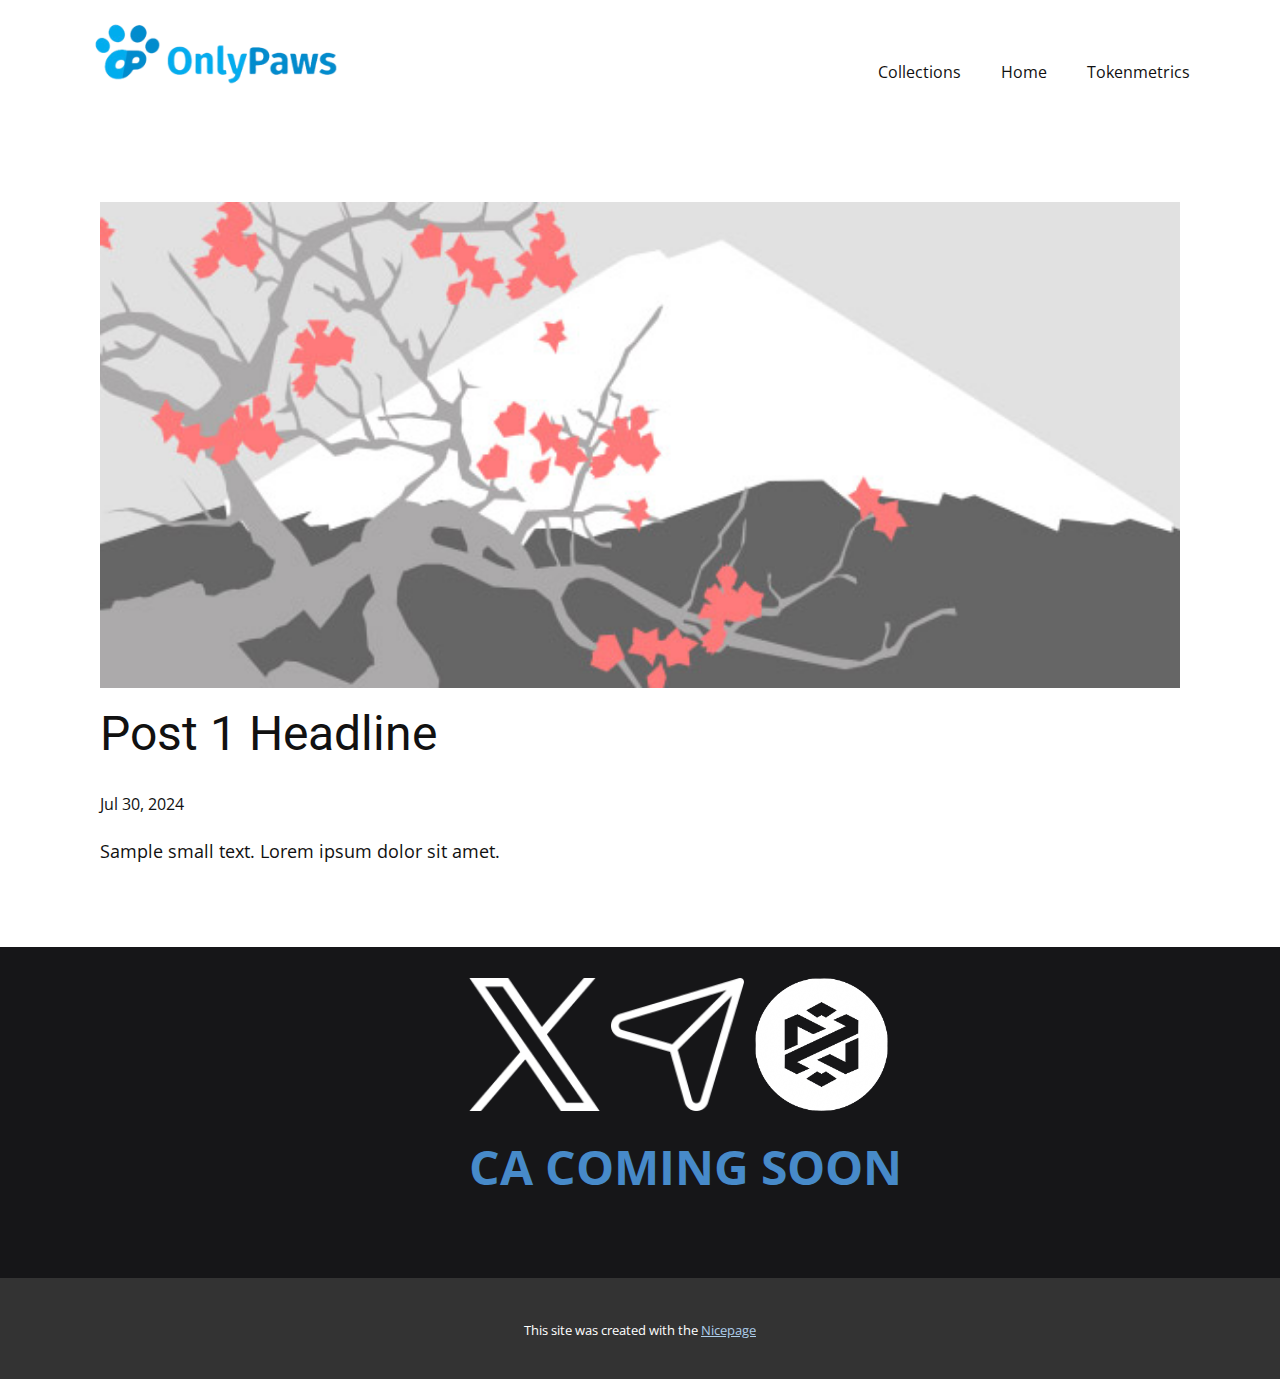
<file: blog/post.html>
<!DOCTYPE html>
<html style="font-size: 16px;" lang="en"><head>
    <meta name="viewport" content="width=device-width, initial-scale=1.0">
    <meta charset="utf-8">
    <meta name="keywords" content="Post 1 Headline">
    <meta name="description" content="">
    <title>Post 1 Headline</title>
    <link rel="stylesheet" href="../nicepage.css" media="screen">
<link rel="stylesheet" href="../Post-Template.css" media="screen">
    <script class="u-script" type="text/javascript" src="../jquery-1.9.1.min.js" defer=""></script>
    <script class="u-script" type="text/javascript" src="../nicepage.js" defer=""></script>
    <meta name="generator" content="Nicepage 6.15.2, nicepage.com">
    <link id="u-theme-google-font" rel="stylesheet" href="https://fonts.googleapis.com/css?family=Roboto:100,100i,300,300i,400,400i,500,500i,700,700i,900,900i|Open+Sans:300,300i,400,400i,500,500i,600,600i,700,700i,800,800i">
    
    
    
    <script type="application/ld+json">{
		"@context": "http://schema.org",
		"@type": "Organization",
		"name": "WebSite6311536",
		"logo": "images/onlyPaws_logo-removebg-preview.png",
		"sameAs": [
				"https://x.com/onlypawsonsol?s=21&t=MEDeo_YYB2er8ExbbBnjVw",
				"https://t.me/+jngkfpq1AIE5NmI1",
				"https://t.me/+jngkfpq1AIE5NmI1"
		]
}</script>
    <meta name="theme-color" content="#478ac9">
  <meta data-intl-tel-input-cdn-path="intlTelInput/"></head>
  <body data-path-to-root="./" data-include-products="false" class="u-body u-xl-mode" data-lang="en"><header class="u-clearfix u-header u-header" id="sec-b5d4"><div class="u-clearfix u-sheet u-sheet-1">
        <a href="#" class="u-image u-logo u-image-1" data-image-width="712" data-image-height="350">
          <img src="../images/onlyPaws_logo-removebg-preview.png" class="u-logo-image u-logo-image-1">
        </a>
        <nav class="u-menu u-menu-one-level u-offcanvas u-menu-1">
          <div class="menu-collapse" style="font-size: 1rem; letter-spacing: 0px;">
            <a class="u-button-style u-custom-left-right-menu-spacing u-custom-padding-bottom u-custom-top-bottom-menu-spacing u-nav-link u-text-active-palette-1-base u-text-hover-palette-2-base" href="#">
              <svg class="u-svg-link" viewBox="0 0 24 24"><use xlink:href="#menu-hamburger"></use></svg>
              <svg class="u-svg-content" version="1.1" id="menu-hamburger" viewBox="0 0 16 16" x="0px" y="0px" xmlns:xlink="http://www.w3.org/1999/xlink" xmlns="http://www.w3.org/2000/svg"><g><rect y="1" width="16" height="2"></rect><rect y="7" width="16" height="2"></rect><rect y="13" width="16" height="2"></rect>
</g></svg>
            </a>
          </div>
          <div class="u-custom-menu u-nav-container">
            <ul class="u-nav u-unstyled u-nav-1"><li class="u-nav-item"><a class="u-button-style u-nav-link u-text-active-palette-1-base u-text-hover-palette-2-base" href="../Collection.html" style="padding: 10px 20px;">Collections</a>
</li><li class="u-nav-item"><a class="u-button-style u-nav-link u-text-active-palette-1-base u-text-hover-palette-2-base" href="../" style="padding: 10px 20px;">Home</a>
</li><li class="u-nav-item"><a class="u-button-style u-nav-link u-text-active-palette-1-base u-text-hover-palette-2-base" href="../Tokenmetrics.html" style="padding: 10px 20px;">Tokenmetrics</a>
</li></ul>
          </div>
          <div class="u-custom-menu u-nav-container-collapse">
            <div class="u-black u-container-style u-inner-container-layout u-opacity u-opacity-95 u-sidenav">
              <div class="u-inner-container-layout u-sidenav-overflow">
                <div class="u-menu-close"></div>
                <ul class="u-align-center u-nav u-popupmenu-items u-unstyled u-nav-2"><li class="u-nav-item"><a class="u-button-style u-nav-link" href="../Collection.html">Collections</a>
</li><li class="u-nav-item"><a class="u-button-style u-nav-link" href="../">Home</a>
</li><li class="u-nav-item"><a class="u-button-style u-nav-link" href="../Tokenmetrics.html">Tokenmetrics</a>
</li></ul>
              </div>
            </div>
            <div class="u-black u-menu-overlay u-opacity u-opacity-70"></div>
          </div>
        </nav>
      </div></header>
    <section class="u-align-center u-clearfix u-section-1" id="sec-0289">
      <div class="u-clearfix u-sheet u-valign-middle-md u-valign-middle-sm u-valign-middle-xs u-sheet-1"><!--post_details--><!--post_details_options_json--><!--{"source":""}--><!--/post_details_options_json--><!--blog_post-->
        <div class="u-container-style u-expanded-width u-post-details u-post-details-1">
          <div class="u-container-layout u-valign-middle u-container-layout-1"><!--blog_post_image-->
            <img alt="" class="u-blog-control u-expanded-width u-image u-image-default u-image-1" src="../images/0fd3416c.jpeg"><!--/blog_post_image--><!--blog_post_header-->
            <h2 class="u-blog-control u-text u-text-1">Post 1 Headline</h2><!--/blog_post_header--><!--blog_post_metadata-->
            <div class="u-blog-control u-metadata u-metadata-1"><!--blog_post_metadata_date-->
              <span class="u-meta-date u-meta-icon">Jul 30, 2024</span><!--/blog_post_metadata_date--><!--blog_post_metadata_category-->
              <!--/blog_post_metadata_category--><!--blog_post_metadata_comments-->
              <!--/blog_post_metadata_comments-->
            </div><!--/blog_post_metadata--><!--blog_post_content-->
            <div class="u-align-justify u-blog-control u-post-content u-text u-text-2 fr-view">
  Sample small text. Lorem ipsum dolor sit amet.
  </div><!--/blog_post_content-->
          </div>
        </div><!--/blog_post--><!--/post_details-->
      </div>
    </section>
    
    
    
    <footer class="u-clearfix u-custom-color-1 u-footer" id="sec-a3ad"><div class="u-clearfix u-sheet u-sheet-1">
        <div class="u-align-left u-social-icons u-spacing-10 u-social-icons-1">
          <a class="u-social-url" title="Twitter" target="_blank" href="https://x.com/onlypawsonsol?s=21&amp;t=MEDeo_YYB2er8ExbbBnjVw"><span class="u-file-icon u-icon u-social-icon u-social-twitter u-text-white u-icon-1"><img src="../images/11823292-1f06c139.png" alt=""></span>
          </a>
          <a class="u-social-url" title="Telegram" target="_blank" href="https://t.me/+jngkfpq1AIE5NmI1"><span class="u-file-icon u-icon u-social-icon u-social-instagram u-text-white u-icon-2"><img src="../images/2099085-0352c9cd.png" alt=""></span>
          </a>
          <a class="u-social-url" target="_blank" data-type="Email" title="Dex" href="https://t.me/+jngkfpq1AIE5NmI1"><span class="u-file-icon u-icon u-social-email u-social-icon u-text-white u-icon-3"><img src="../images/images-removebg-preview-bab5ddd3.png" alt=""></span>
          </a>
        </div>
        <p class="u-text u-text-1">
          <a class="u-active-none u-border-none u-btn u-button-link u-button-style u-hover-none u-none u-text-palette-1-base u-btn-1" href="https://t.me/+jngkfpq1AIE5NmI1">CA COMING SOON </a>
        </p>
      </div></footer>
    <section class="u-backlink u-clearfix u-grey-80">
      <p class="u-text">
        <span>This site was created with the </span>
        <a class="u-link" href="https://nicepage.com/" target="_blank" rel="nofollow">
          <span>Nicepage</span>
        </a>
      </p>
    </section>
  
</body></html>
</file>
